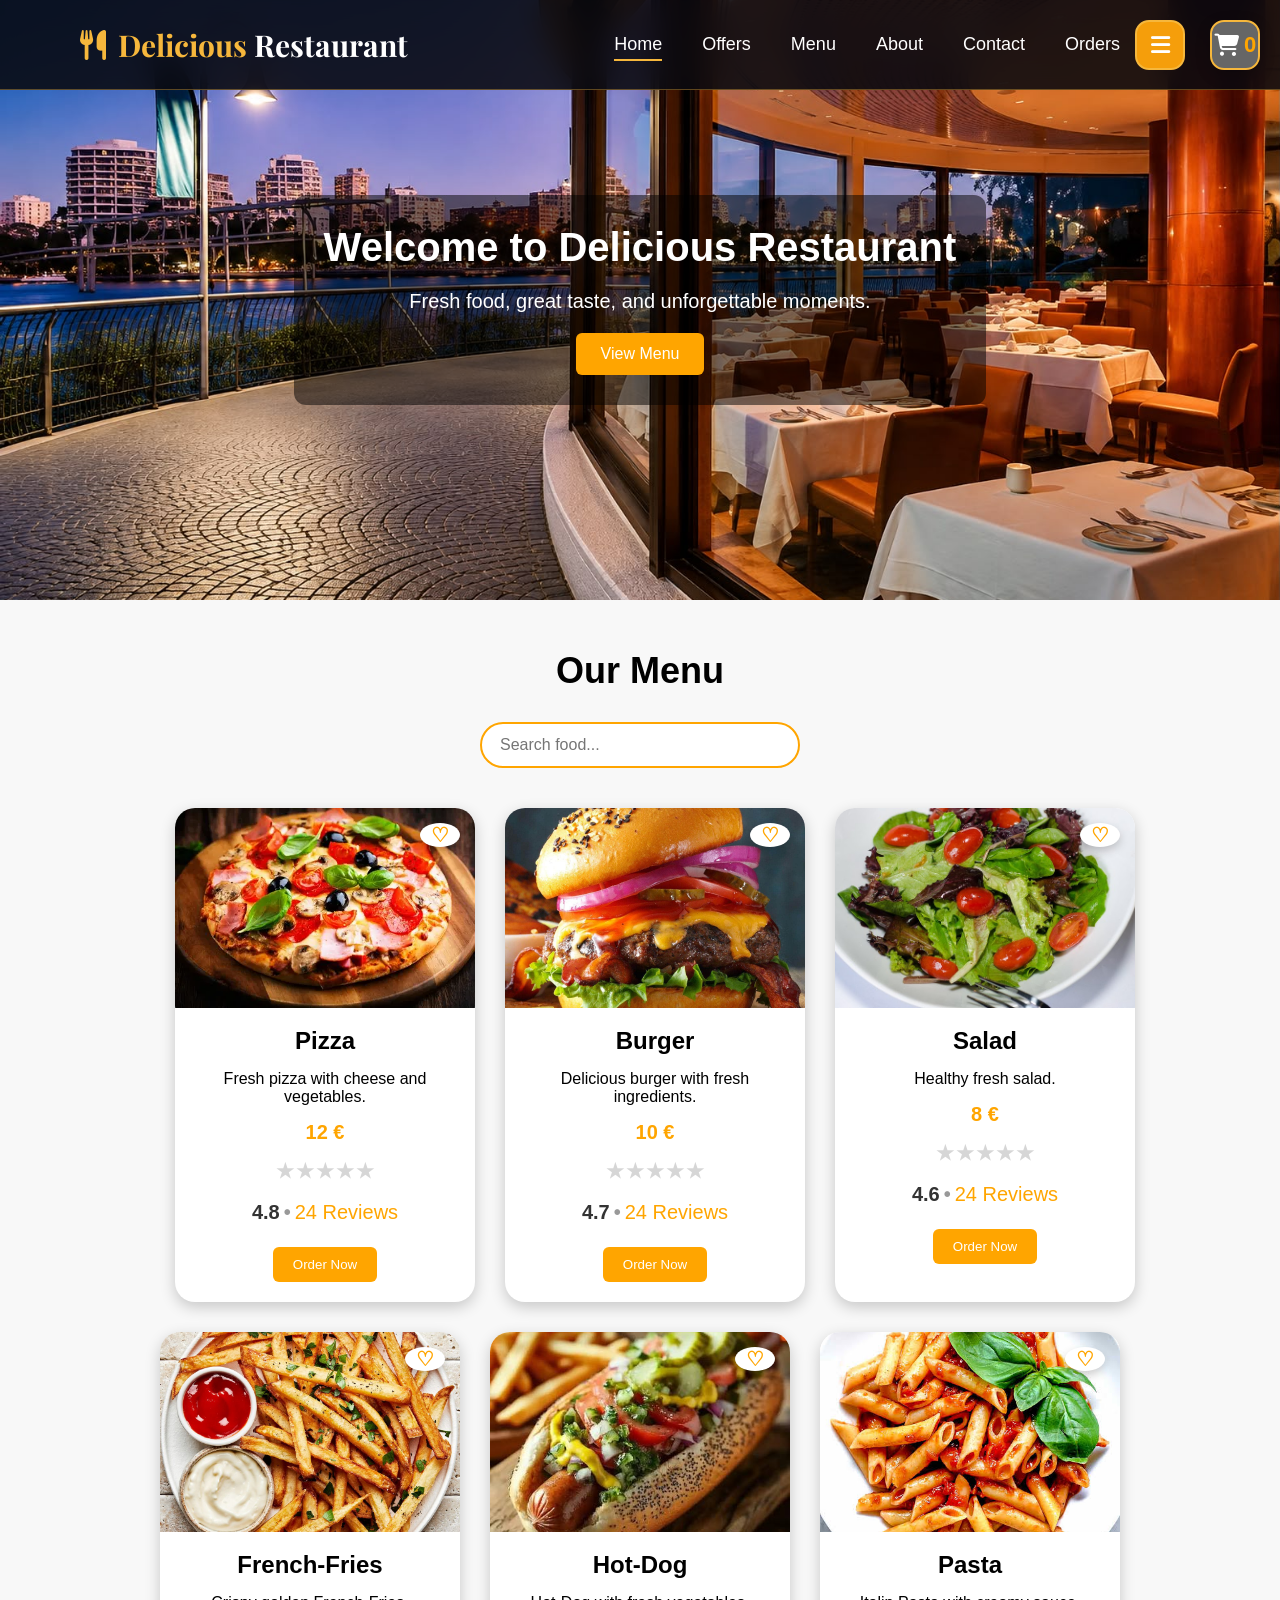
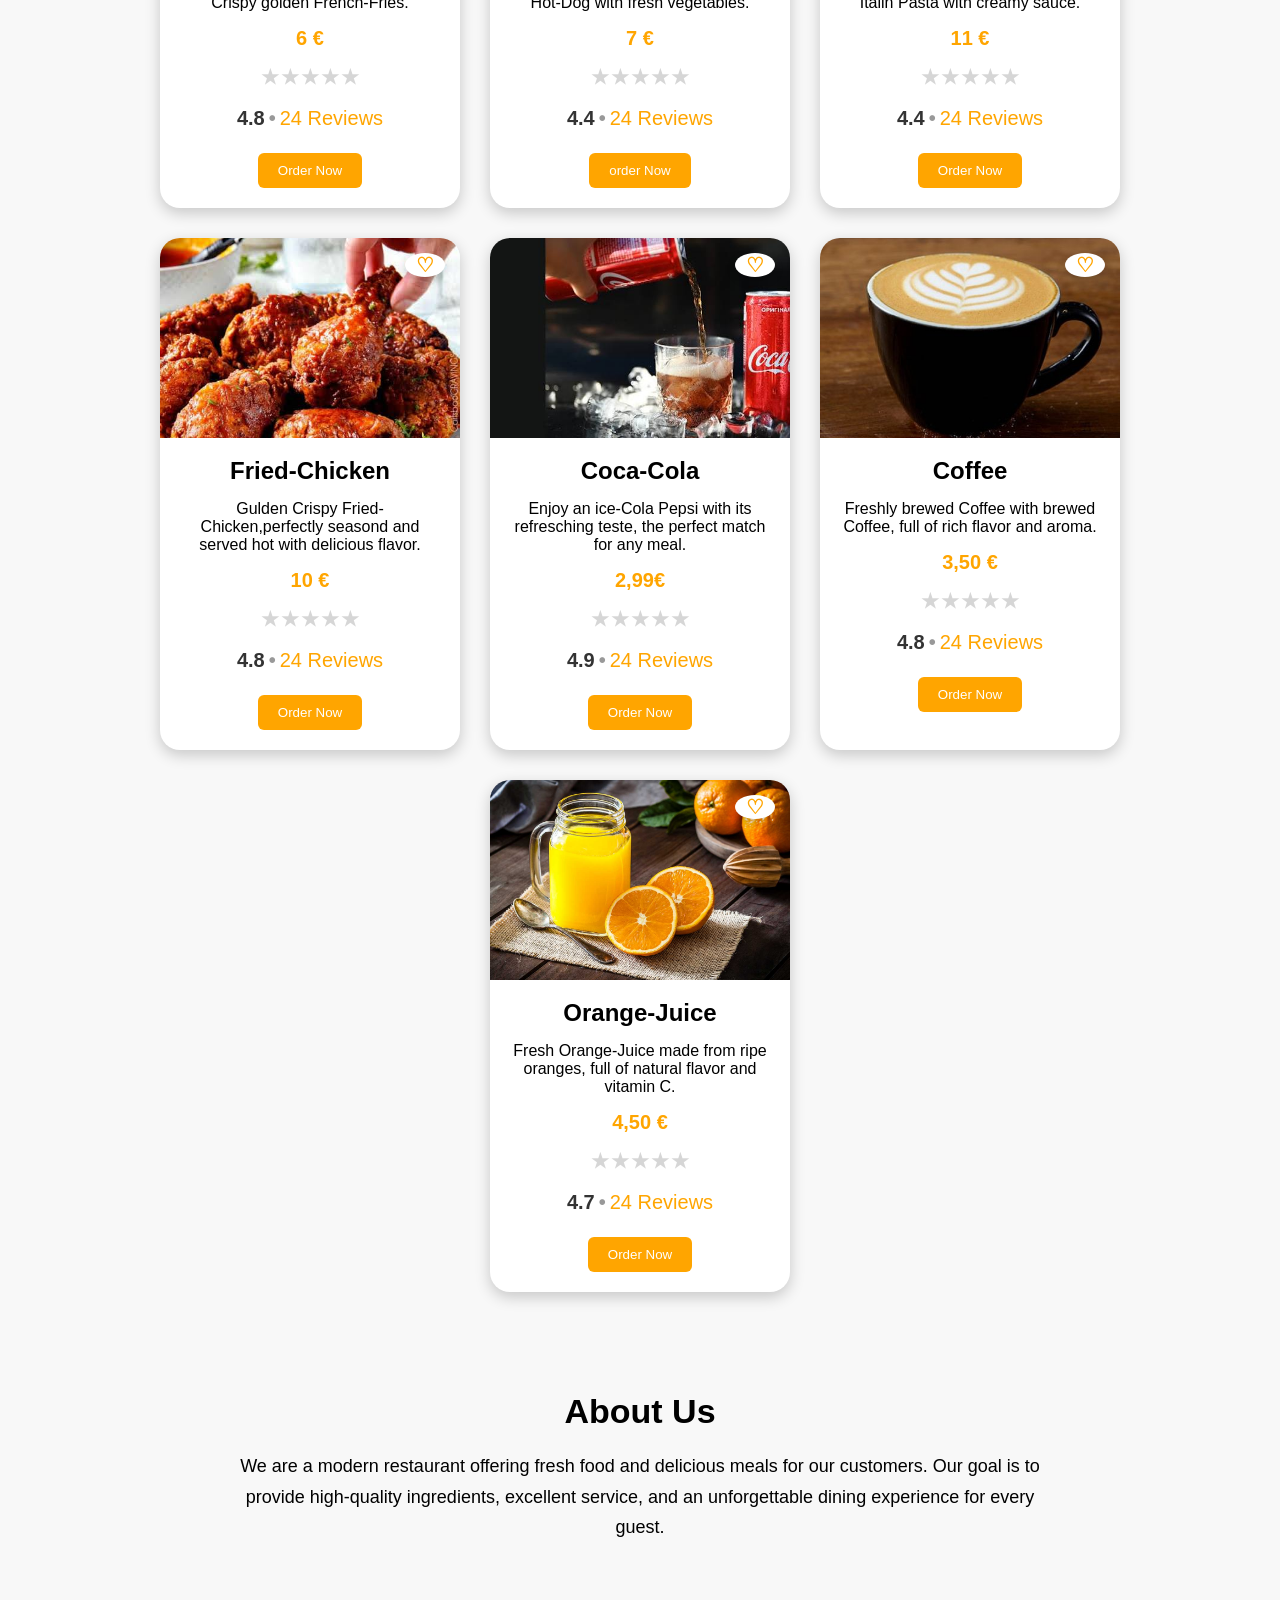
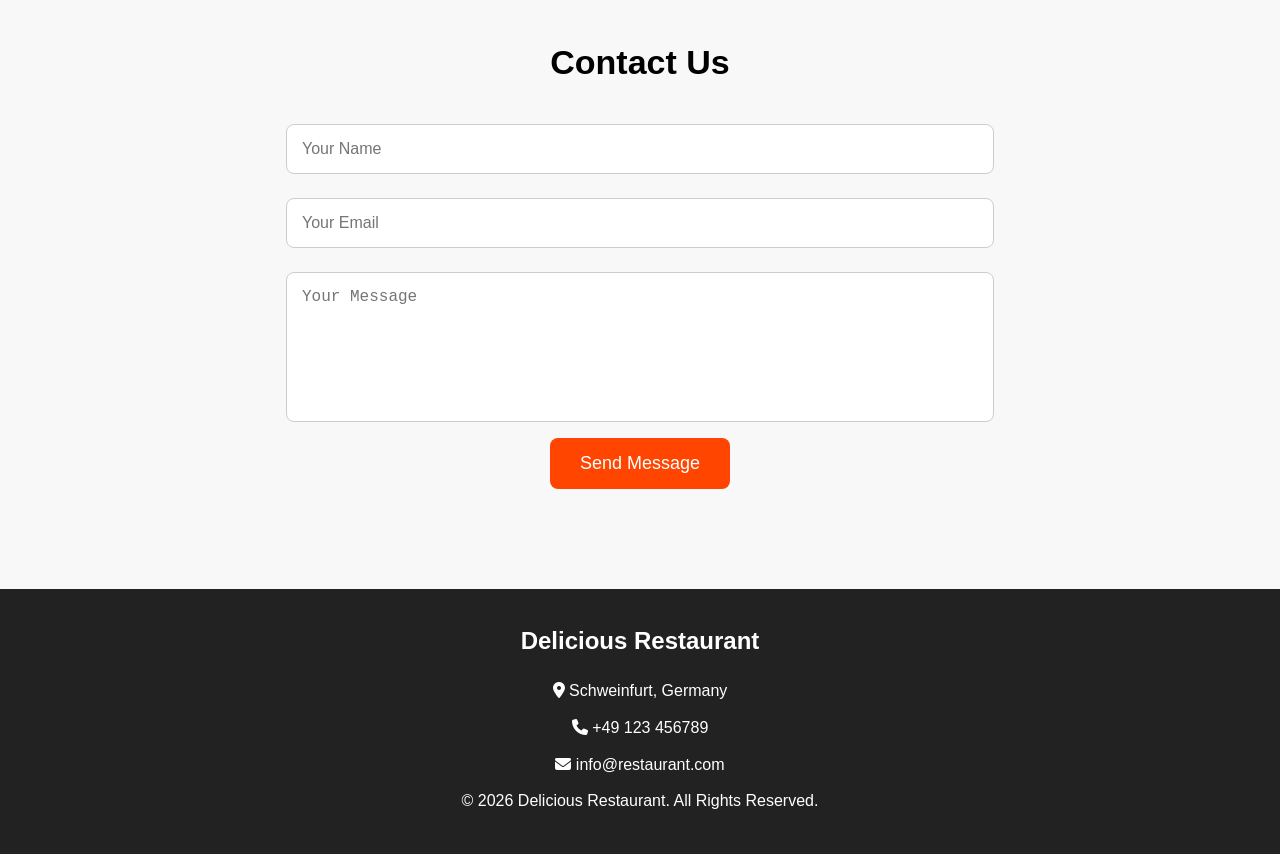
<file: index.html>
<!DOCTYPE html>
<html lang="en">

<head>
    <link rel="preconnect" href="https://fonts.googleapis.com">
<link rel="preconnect" href="https://fonts.gstatic.com" crossorigin>

<link href="https://fonts.googleapis.com/css2?family=Playfair+Display:wght@700&family=Poppins:wght@300;400;500;600&display=swap" rel="stylesheet">
    
    <meta charset="UTF-8">
    <meta name="viewport" content="width=device-width, initial-scale=1.0">

    <title>Delicious Restaurant</title>

    <link rel="stylesheet" href="style.css">

    <link rel="stylesheet"
        href="https://cdnjs.cloudflare.com/ajax/libs/font-awesome/6.7.2/css/all.min.css">
</head>

<body>
    <header>
    <!-- Logo -->
    <div class="logo">
            <i class="fa-solid fa-utensils"></i>
            <h1>Delicious <span> Restaurant</span></h1>
    </div>

    <!-- Desktop Navigation -->
    <nav class="navbar">
        <a href="#home" class="active">Home</a>
        <a href="javascript:void(0)" onclick="openOffers()">Offers</a>
        <a href="#menu">Menu</a>
        <a href="#about">About</a>
        <a href="#contact">Contact</a>
        <a href="Orders.html">Orders</a>
    </nav>
    <!-- Right Icons -->
    <div class="header-right">

        <div class="menu-toggle" onclick="toggleMenu()">
            <i class="fa-solid fa-bars"></i>
        </div>

        <div class="cart-icon" onclick="openCart()">
            <i class="fa-solid fa-cart-shopping"></i>
            <span id="orderCount">0</span>
        </div>

    </div>

    <!-- Cart -->
    <div class="order-box" id="cartbox">

        <span class="close-btn" onclick="closecart()">
            <i class="fa-solid fa-xmark"></i>
        </span>

        <h4>Cart</h4>

        <ul id="orderList"></ul>

        <p id="emptyCart">
            Your cart is empty.
        </p>

        <h5>
            Total:
            <span id="totalprice">0</span> €
        </h5>

        <div class="cart-buttons">

            <button class="main-btn" onclick="clearorders()">
                Clear Orders
            </button>

            <button class="main-btn" onclick="checkout()">
                Checkout
            </button>

        </div>

    </div>

</header>

<div class="side-menu" id="sideMenu">

    <span class="close-menu" onclick="closeMenu()">
        <i class="fa-solid fa-xmark"></i>
    </span>
    <a href="#home">
        <i class="fa-solid fa-house"></i>
        Home
    </a>
    <a href="javascript:void(0)" onclick="openOffers()">
        <i class="fa-solid fa-gift"></i>
        Offers
    </a>
    <a href="#menu">
        <i class="fa-solid fa-utensils"></i>
        Menu
    </a>
    <a href="#about">
        <i class="fa-solid fa-circle-info"></i>
        About
    </a>

    <a href="#contact">
        <i class="fa-solid fa-envelope"></i>
        Contact
    </a>

    <a href="Orders.html">
        <i class="fa-solid fa-box"></i>
        Orders
    </a>
    <a href="profile.html">
        <i class="fa-solid fa-user">
        </i>
        My Profile
    </a>

</div>

    <section class="hero" id="home">

        <div class="hero-content">

            <h2>Welcome to Delicious Restaurant</h2>

            <p>
                Fresh food, great taste, and unforgettable moments.
            </p>

            <a href="#menu">View Menu</a>

        </div>

</section>

    <section class="menu" id="menu">

        <h2>Our Menu</h2>

        <input
            type="text"
            id="searchInput"
            class="search-box"
            placeholder="Search food..."
            onkeyup="searchfood()" >
       
        <div class="cards">
            <div id="adminFoodsHome"></div>
            <div class="card">
            <span class="favorite" onclick="toggleFavorite(this)">♡</span>

                <img src="images/pizza1.jpg" alt="Pizza">

                <h3>Pizza</h3>

                <p>Fresh pizza with cheese and vegetables.</p>

                <span>12 €</span>
                <div class="rating">

    <div class="stars">
        <span onclick="rateFood(this,1)">★</span>
        <span onclick="rateFood(this,2)">★</span>
        <span onclick="rateFood(this,3)">★</span>
        <span onclick="rateFood(this,4)">★</span>
        <span onclick="rateFood(this,5)">★</span>
    </div>

    <div class="review-text">
        <span class="average">4.8</span>
        <span class="dot">•</span>
        <span class="review">24 Reviews</span>
    </div>

</div>
                <button onclick="orderFood('pizza',12)">
                    Order Now
                </button>
            </div>

            <div class="card">
                <span class="favorite" onclick="toggleFavorite(this)">♡</span>
                <img src="images/burger.jpg" alt="Burger">

                <h3>Burger</h3>

                <p>Delicious burger with fresh ingredients.</p>

                <span>10 €</span>

                <div class="rating">

    <div class="stars">
        <span onclick="rateFood(this,1)">★</span>
        <span onclick="rateFood(this,2)">★</span>
        <span onclick="rateFood(this,3)">★</span>
        <span onclick="rateFood(this,4)">★</span>
        <span onclick="rateFood(this,5)">★</span>
    </div>

    <div class="review-text">
        <span class="average">4.7</span>
        <span class="dot">•</span>
        <span class="review">24 Reviews</span>
    </div>

</div>
                <button onclick="orderFood('burger',10)">
                    Order Now
                </button>

            </div>

            <div class="card">
              <span class="favorite" onclick="toggleFavorite(this)">♡</span>
                <img src="images/salad.jpg" alt="Salad">
                <h3>Salad</h3>
                <p>Healthy fresh salad.</p>
                <span>8 €</span>

                <div class="rating">

    <div class="stars">
        <span onclick="rateFood(this,1)">★</span>
        <span onclick="rateFood(this,2)">★</span>
        <span onclick="rateFood(this,3)">★</span>
        <span onclick="rateFood(this,4)">★</span>
        <span onclick="rateFood(this,5)">★</span>
    </div>

    <div class="review-text">
        <span class="average">4.6</span>
        <span class="dot">•</span>
        <span class="review">24 Reviews</span>
    </div>

</div>
                <button onclick="orderFood('salad',8)">
                    Order Now
                </button>

            </div>
            <div class="card">
               <span class="favorite" onclick="toggleFavorite(this)">♡</span>
                <img src="images/French-Fries.jpg" alt="French-Fries">
                <h3>French-Fries</h3>
                <p>Crispy golden French-Fries.</p>

                <span>6 €</span>

                <div class="rating">

    <div class="stars">
        <span onclick="rateFood(this,1)">★</span>
        <span onclick="rateFood(this,2)">★</span>
        <span onclick="rateFood(this,3)">★</span>
        <span onclick="rateFood(this,4)">★</span>
        <span onclick="rateFood(this,5)">★</span>
    </div>

    <div class="review-text">
        <span class="average">4.8</span>
        <span class="dot">•</span>
        <span class="review">24 Reviews</span>
    </div>

</div>
                <button onclick="orderFood('French-Fries',6)">Order Now</button>
            </div>
            <div class="card">
               <span class="favorite" onclick="toggleFavorite(this)">♡</span>
                <img src="images/Hot-Dog.jpg" alt="Hot-Dog">
                <h3>Hot-Dog</h3>
                <p>Hot-Dog with fresh vegetables.</p>
                <span>7 €</span>

                <div class="rating">

    <div class="stars">
        <span onclick="rateFood(this,1)">★</span>
        <span onclick="rateFood(this,2)">★</span>
        <span onclick="rateFood(this,3)">★</span>
        <span onclick="rateFood(this,4)">★</span>
        <span onclick="rateFood(this,5)">★</span>
    </div>

    <div class="review-text">
        <span class="average">4.4</span>
        <span class="dot">•</span>
        <span class="review">24 Reviews</span>
    </div>

</div>
                <button onclick="orderFood('Hot-Dog',7)">order Now</button>
            </div> 
            <div class="card">
               <span class="favorite" onclick="toggleFavorite(this)">♡</span>
                <img src="images/Pasta.jpg" alt="Pasta">
                <h3>Pasta</h3>
                <p>Italin Pasta with creamy sauce.</p>
                <span>11 €</span>

                <div class="rating">

    <div class="stars">
        <span onclick="rateFood(this,1)">★</span>
        <span onclick="rateFood(this,2)">★</span>
        <span onclick="rateFood(this,3)">★</span>
        <span onclick="rateFood(this,4)">★</span>
        <span onclick="rateFood(this,5)">★</span>
    </div>

    <div class="review-text">
        <span class="average">4.4</span>
        <span class="dot">•</span>
        <span class="review">24 Reviews</span>
    </div>

</div>
                <button onclick="orderFood('Pasta',11)">Order Now</button>
            </div>
            <div class="card">
                <span class="favorite" onclick="toggleFavorite(this)">♡</span>
                <img src="images/Fried-Chicken.jpg" alt="Fried-Chicken">
                <h3>Fried-Chicken</h3>
                <p> Gulden Crispy Fried-Chicken,perfectly seasond and served hot with delicious flavor. </p>
                <span>10 €</span>

                <div class="rating">

    <div class="stars">
        <span onclick="rateFood(this,1)">★</span>
        <span onclick="rateFood(this,2)">★</span>
        <span onclick="rateFood(this,3)">★</span>
        <span onclick="rateFood(this,4)">★</span>
        <span onclick="rateFood(this,5)">★</span>
    </div>

    <div class="review-text">
        <span class="average">4.8</span>
        <span class="dot">•</span>
        <span class="review">24 Reviews</span>
    </div>

</div>
                <button onclick="orderFood('Fried-Chicken',10)">Order Now</button>
            </div>
            <div class="card">
               <span class="favorite" onclick="toggleFavorite(this)">♡</span>
                <img src="images/Coca-Cola.jpg" alt="Coca-Cola">
                <h3>Coca-Cola</h3>
                <p>Enjoy an ice-Cola Pepsi with its refresching teste, the perfect match for any meal.</p>
                <span>2,99€</span>

                <div class="rating">

    <div class="stars">
        <span onclick="rateFood(this,1)">★</span>
        <span onclick="rateFood(this,2)">★</span>
        <span onclick="rateFood(this,3)">★</span>
        <span onclick="rateFood(this,4)">★</span>
        <span onclick="rateFood(this,5)">★</span>
    </div>

    <div class="review-text">
        <span class="average">4.9</span>
        <span class="dot">•</span>
        <span class="review">24 Reviews</span>
    </div>

</div>
                <button onclick="orderFood('Coca-Cola',2.99)">Order Now</button>
            </div>
             <div class="card">
                <span class="favorite" onclick="toggleFavorite(this)">♡</span>
                <img src="images/Coffee.jpg" alt="Coffee">
                <h3>Coffee</h3>
                <p>Freshly brewed Coffee with brewed Coffee, full of rich flavor and aroma.</p>
                <span> 3,50 €</span>

                <div class="rating">

    <div class="stars">
        <span onclick="rateFood(this,1)">★</span>
        <span onclick="rateFood(this,2)">★</span>
        <span onclick="rateFood(this,3)">★</span>
        <span onclick="rateFood(this,4)">★</span>
        <span onclick="rateFood(this,5)">★</span>
    </div>

    <div class="review-text">
        <span class="average">4.8</span>
        <span class="dot">•</span>
        <span class="review">24 Reviews</span>
    </div>

</div>
                <button onclick="orderFood('Coffee',3.50)"> Order Now </button>
             </div>
             <div class="card"> 
               <span class="favorite" onclick="toggleFavorite(this)">♡</span>
                <img src="images/Orange-Juice.jpg" alt="Orange-Juice">
                <h3>Orange-Juice</h3>
                <p>Fresh Orange-Juice made from ripe oranges, full of natural flavor and vitamin C.</p>
                <span> 4,50 €</span>

                <div class="rating">

    <div class="stars">
        <span onclick="rateFood(this,1)">★</span>
        <span onclick="rateFood(this,2)">★</span>
        <span onclick="rateFood(this,3)">★</span>
        <span onclick="rateFood(this,4)">★</span>
        <span onclick="rateFood(this,5)">★</span>
    </div>

    <div class="review-text">
        <span class="average">4.7</span>
        <span class="dot">•</span>
        <span class="review">24 Reviews</span>
    </div>

</div>
                <button onclick="orderFood('Orange-Juice',4.50)">Order Now</button>
             </div>
        </div>

        <div class="offers-box" id="offersBox">
            <span class="close-btn" onclick="closeOffers()">
                <i class="fa-solid fa-xmark"></i>
            </span>
            <h4>🔥 Today's Special offers</h4>
            <p class="countdown">
                ⏰ Offer ends in:
                <span id="timer">00.00.00</span>
            </p>

            <div class="offer-card">
                <img src="images/pizza1.jpg" alt="pizza">
                <h3>Pizza</h3>
            <p>Get 20% OFF on all pizzas today</p>
            <span> Only 9.6 € </span>
            <button onclick="orderFood('pizza',9.2)">Order Now</button>
            </div>

            <div class="offer-card">
                <img src="images/burger.jpg" alt="Burger">
                <h3>burger</h3>
                <p>Buy one burger and get one free.</p>
                <span>Only 10 €</span>
                <button onclick="orderFood('burger',10)">Order Now</button>
            </div>
        </div>
    </section>

    <section class="about" id="about">

        <h2>About Us</h2>

        <p>
            We are a modern restaurant offering fresh food and delicious
            meals for our customers. Our goal is to provide high-quality
            ingredients, excellent service, and an unforgettable dining
            experience for every guest.
        </p>

    </section>

    <section class="contact" id="contact">

        <h2>Contact Us</h2>

        <form onsubmit="sendMassage(event)">

            <input
                type="text"
                placeholder="Your Name"
                required
            >

            <input
                type="email"
                placeholder="Your Email"
                required
            >

            <textarea
                placeholder="Your Message"
                required
            ></textarea>

            <button type="submit">
                Send Message
            </button>

        </form>

    </section>

    <footer>

        <h3>Delicious Restaurant</h3>

        <p>
            <i class="fa-solid fa-location-dot"></i>
            Schweinfurt, Germany
        </p>

        <p>
            <i class="fa-solid fa-phone"></i>
            +49 123 456789
        </p>

        <p>
            <i class="fa-solid fa-envelope"></i>
            info@restaurant.com
        </p>

        <p>
            &copy; 2026 Delicious Restaurant. All Rights Reserved.
        </p>

    </footer>

    <script src="script.js"></script>

    <button id="topBtn" onclick="goTop()">
        <i class="fa-solid fa-arrow-up"></i>
        
    </button>

</body>

</html>
</file>
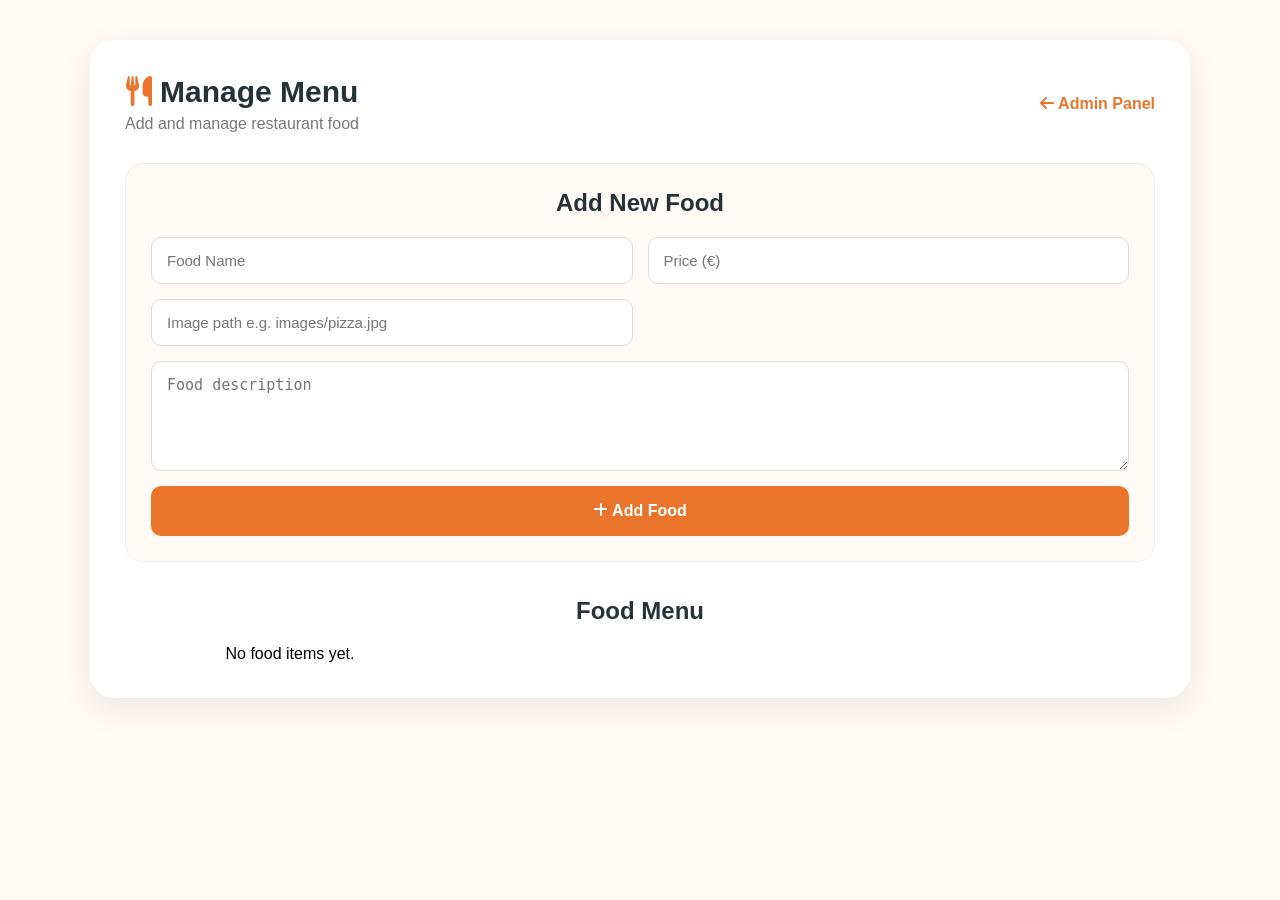
<file: admin-menu.html>
<!DOCTYPE html>
<html lang="en">

<head>

    <meta charset="UTF-8">

    <meta name="viewport"
          content="width=device-width, initial-scale=1.0">

    <title>Manage Menu</title>

    <link rel="stylesheet" href="style.css">

    <link rel="stylesheet"
          href="https://cdnjs.cloudflare.com/ajax/libs/font-awesome/6.7.2/css/all.min.css">

</head>

<body>

    <section class="admin-menu-page">

        <div class="admin-menu-box">

            <!-- HEADER -->

            <div class="admin-menu-header">

                <div>

                    <h1>
                        <i class="fa-solid fa-utensils"></i>
                        Manage Menu
                    </h1>

                    <p>
                        Add and manage restaurant food
                    </p>

                </div>

                <a
                    href="admin.html"
                    class="back-admin">

                    <i class="fa-solid fa-arrow-left"></i>

                    Admin Panel

                </a>

            </div>


            <!-- ADD FOOD -->

            <div class="add-food-box">

                <h2>Add New Food</h2>

                <form onsubmit="addFood">

                    <input
                        type="text"
                        id="foodName"
                        placeholder="Food Name"
                        required>

                    <input
                        type="number"
                        id="foodPrice"
                        placeholder="Price (€)"
                        step="0.01"
                        min="0"
                        required>

                    <input
                        type="text"
                        id="foodImage"
                        placeholder="Image path e.g. images/pizza.jpg"
                        required>

                    <textarea
                        id="foodDescription"
                        placeholder="Food description"
                        required></textarea>

                    <button
                        type="submit"
                        class="add-food-btn">

                        <i class="fa-solid fa-plus"></i>

                        Add Food

                    </button>

                </form>

            </div>


            <!-- FOOD LIST -->

            <div class="admin-food-list">

                <h2>Food Menu</h2>

                <div id="adminFoodContainer">

                    <!-- Foods will appear here -->

                </div>

            </div>


        </div>

    </section>


    <script src="script.js"></script>

</body>

</html>
</file>
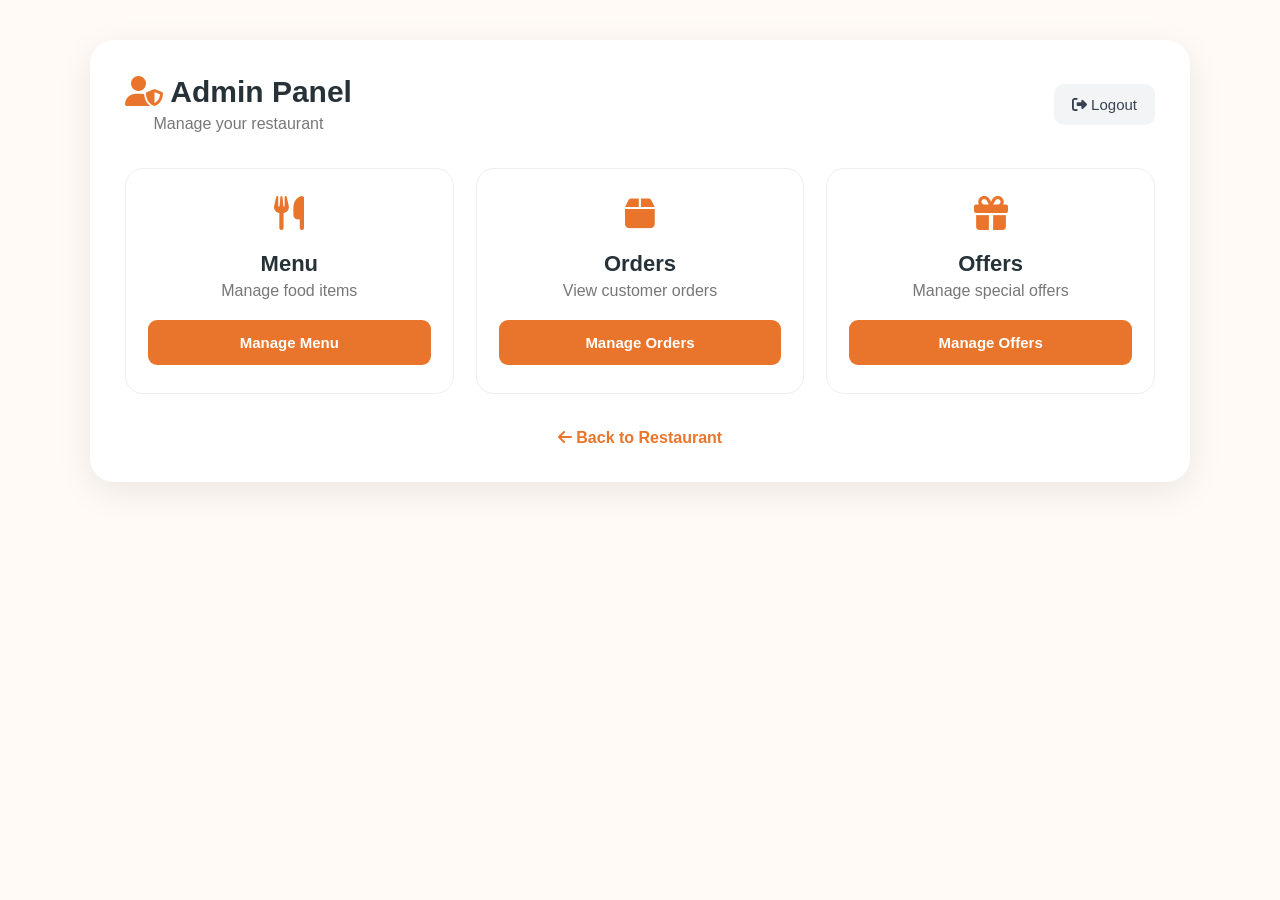
<file: admin.html>
<!DOCTYPE html>
<html lang="en">

<head>

    <meta charset="UTF-8">

    <meta name="viewport"
          content="width=device-width, initial-scale=1.0">

    <title>Admin Panel</title>

    <link rel="stylesheet" href="style.css">

    <link rel="stylesheet"
          href="https://cdnjs.cloudflare.com/ajax/libs/font-awesome/6.7.2/css/all.min.css">

</head>

<body>

    <section class="admin-page">

        <div class="admin-box">

            <!-- HEADER -->

            <div class="admin-header">

                <div>

                    <h1>
                        <i class="fa-solid fa-user-shield"></i>
                        Admin Panel
                    </h1>

                    <p>
                        Manage your restaurant
                    </p>

                </div>

                <button
                    class="admin-logout"
                    onclick="adminLogout()">

                    <i class="fa-solid fa-right-from-bracket"></i>

                    Logout

                </button>

            </div>


            <!-- DASHBOARD -->

            <div class="admin-cards">

                <div class="admin-card">

                    <i class="fa-solid fa-utensils"></i>

                    <h3>Menu</h3>

                    <p>Manage food items</p>

                    <button onclick="openAdminMenu()">
                        Manage Menu
                    </button>

                </div>


                <div class="admin-card">

                    <i class="fa-solid fa-box"></i>

                    <h3>Orders</h3>

                    <p>View customer orders</p>

                    <button onclick="openAdminOrders()">
                        Manage Orders
                    </button>

                </div>


                <div class="admin-card">

                    <i class="fa-solid fa-gift"></i>

                    <h3>Offers</h3>

                    <p>Manage special offers</p>

                    <button onclick="openAdminOffers()">
                        Manage Offers
                    </button>

                </div>

            </div>


            <!-- BACK HOME -->

            <a
                href="index.html"
                class="admin-home">

                <i class="fa-solid fa-arrow-left"></i>

                Back to Restaurant

            </a>

        </div>

    </section>


    <script src="script.js"></script>

</body>

</html>
</file>
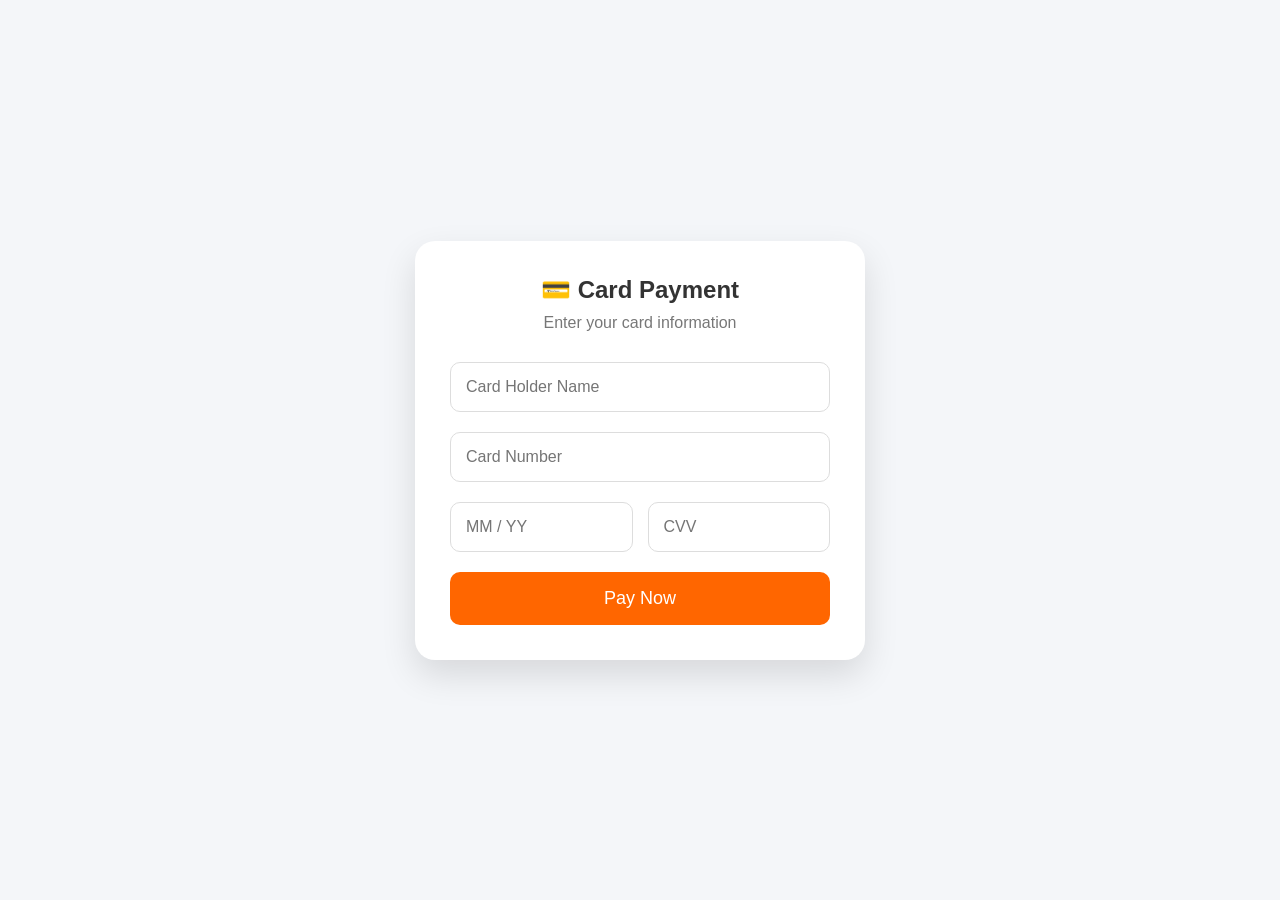
<file: card-payment.html>
<!DOCTYPE html>

<html lang="en">

<head>

    <meta charset="UTF-8">

    <meta name="viewport" content="width=device-width, initial-scale=1.0">

    <title>Card Payment</title>

    <link rel="stylesheet" href="style.css">

</head>

<body>

<section class="card-payment">

    <div class="payment-card">

        <h2>💳 Card Payment</h2>

        <p class="payment-subtitle">

            Enter your card information

        </p>
        

        <form onsubmit="payNow(event)">

            <input

                type="text"

                placeholder="Card Holder Name"

                required

            >

            <input

                type="text"

                placeholder="Card Number"

                maxlength="19"

                required

            >

            <div class="card-row">

                <input

                    type="text"

                    placeholder="MM / YY"

                    maxlength="5"

                    required

                >

                <input

                    type="password"

                    placeholder="CVV"

                    maxlength="3"

                    required

                >

            </div>

            <button type="submit" class="pay-btn">

                Pay Now

            </button>

        </form>

    </div>

</section>

<script src="script.js"></script>

</body>

</html>
</file>
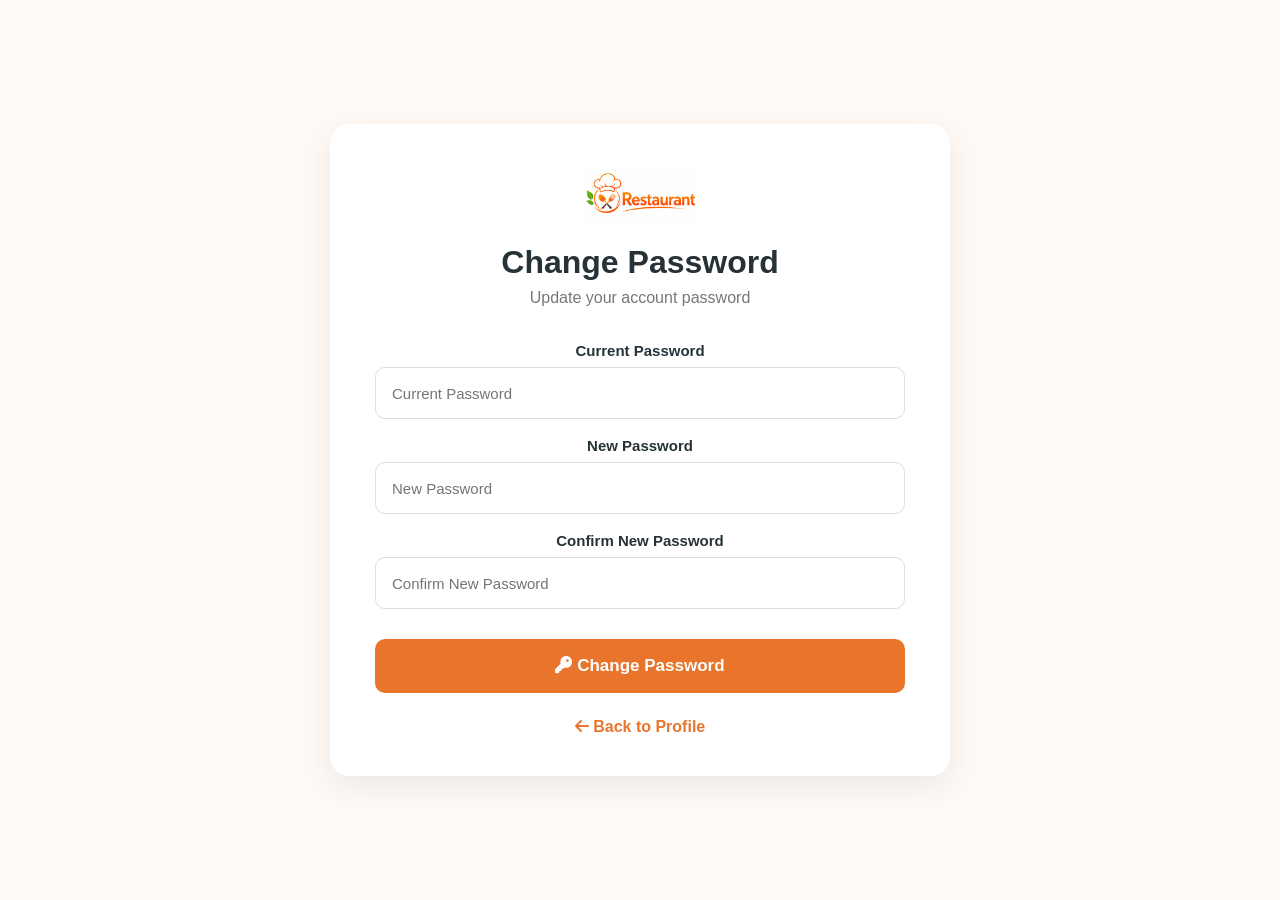
<file: change-password.html>
<!DOCTYPE html>
<html lang="en">

<head>

    <meta charset="UTF-8">

    <meta name="viewport"
          content="width=device-width, initial-scale=1.0">

    <title>Change Password</title>

    <link rel="stylesheet" href="style.css">

    <link rel="stylesheet"
          href="https://cdnjs.cloudflare.com/ajax/libs/font-awesome/6.7.2/css/all.min.css">

</head>

<body>

    <section class="change-password-page">

        <div class="change-password-box">

            <!-- LOGO -->

            <div class="profile-logo">

                <img
                    src="images/logo.jpg"
                    alt="Restaurant Logo">

            </div>


            <!-- TITLE -->

            <h2>Change Password</h2>

            <p class="change-password-subtitle">
                Update your account password
            </p>


            <!-- FORM -->

            <form onsubmit="changePasswordSubmit(event)">

                <label for="currentPassword">
                    Current Password
                </label>

                <input
                    type="password"
                    id="currentPassword"
                    placeholder="Current Password"
                    required>


                <label for="newPassword">
                    New Password
                </label>

                <input
                    type="password"
                    id="newPassword"
                    placeholder="New Password"
                    required>


                <label for="confirmNewPassword">
                    Confirm New Password
                </label>

                <input
                    type="password"
                    id="confirmNewPassword"
                    placeholder="Confirm New Password"
                    required>


                <button
                    type="submit"
                    class="save-profile-btn">

                    <i class="fa-solid fa-key"></i>

                    Change Password

                </button>

            </form>


            <!-- BACK -->

            <a
                href="profile.html"
                class="back-profile">

                <i class="fa-solid fa-arrow-left"></i>

                Back to Profile

            </a>

        </div>

    </section>


    <script src="script.js"></script>

</body>

</html>
</file>
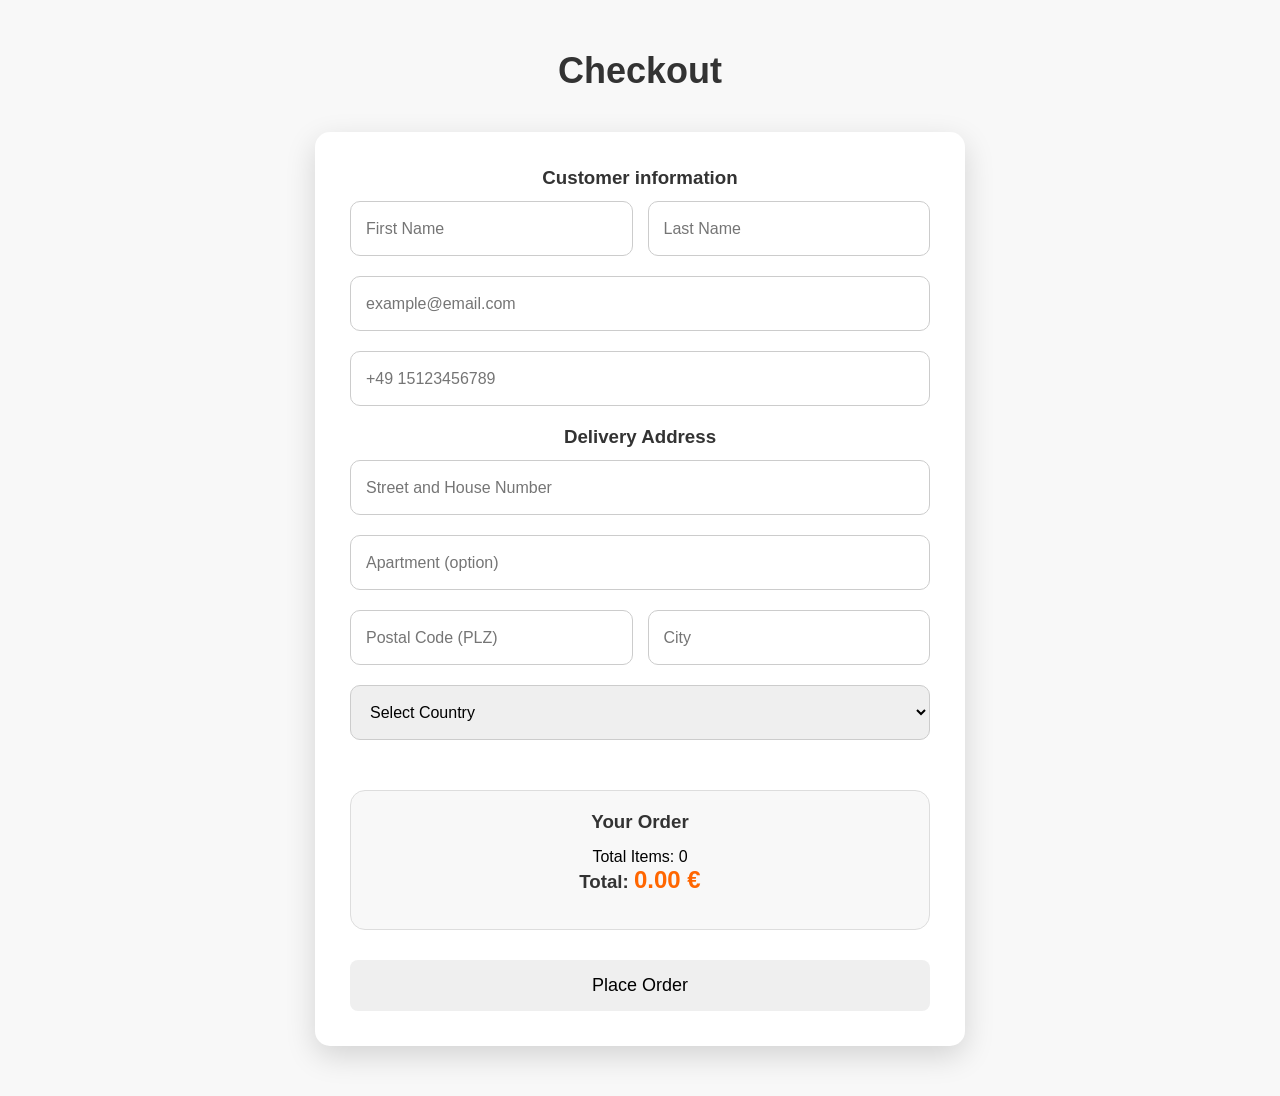
<file: checkout.html>
<!DOCTYPE html>
<html lang="en">
    <head>
        <meta charset="UTF-8">
        <meta name="viewport" content="width=device-width, initial-scale=1.0">

        <title>Checkout</title>

        <link rel="stylesheet" href="style.css">

    </head>
    <body>
        <section class="checkout">
            <h2>Checkout</h2>
            <form class="checkout-form" onsubmit="submitOrder(event)">
                <h3>Customer information</h3>

                <div class="input-row">
                    <input type="text" placeholder="First Name" maxlength="50" required>

                    <input type="text" placeholder="Last Name" maxlength="50" required>
                </div>

                <input type="email" placeholder="example@email.com" maxlength="100" required>
                <input type="tel" placeholder="+49 15123456789" pattern="^\+?[0-9 ]{8,15}$" maxlength="15" required>

                <h3>Delivery Address </h3>
                <input type="text" placeholder="Street and House Number" maxlength="80" required>

                <input type="text" placeholder="Apartment (option)" maxlength="20">

                <div class="input-row">
                    <input type="text" placeholder="Postal Code (PLZ)" maxlength="5" pattern="[0-9]{5}" required>
                    <input type="text" placeholder="City" maxlength="50" required>

                </div>


                <select required>
                    <option value="">Select Country</option>
                    <option>Germany</option>
                    <option>Austria</option>
                    <option>Switzerland</option>
                </select>

                <div class="order-summary">
                <h3>Your Order</h3>

              <p>Total Items: <span id="totalItems">0</span></p>
                <h3>Total: <span id="totalPrice">0 €</span></h3>
               </div>

                <button type="submit">Place Order</button>
                </form>

<div id="successModal" class="success-modal">
    <div class="success-content">
        <div class="success-icon"></div>
        <h2>Order Submitted!</h2>
        <p>Thank you for your order
        <br>
        Your food will arrive in about 20-30 minutes.
        </p>
        <button onclick="closeModal()">
            Back to Home
        </button>
    </div>
</div>

        </section>
        <script src="script.js"></script>

        <script>
let cart = JSON.parse(localStorage.getItem("cart")) || [];

let totalPrice = document.getElementById("totalPrice");
let totalItems = document.getElementById("totalItems");

let total = 0;
let items = 0;

cart.forEach(function(item){
    total += item.price * item.quantity;
    items += item.quantity;
});

totalItems.innerText = items;
totalPrice.innerText = total.toFixed(2) + " €";
</script>

    </body>
</html>
</file>
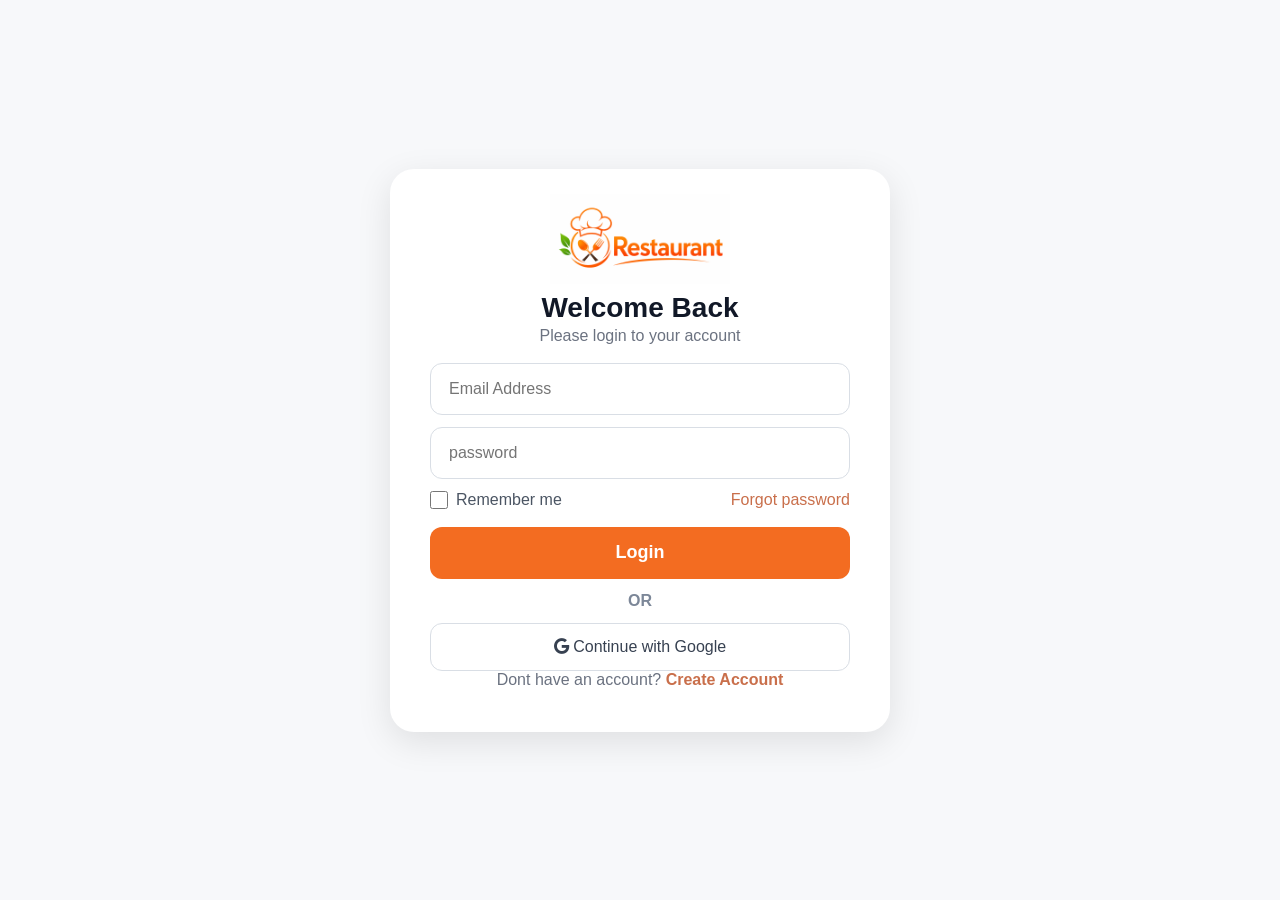
<file: edit-profile.html>
<!DOCTYPE html>
<html lang="en">

<head>

    <meta charset="UTF-8">

    <meta name="viewport"
          content="width=device-width, initial-scale=1.0">

    <title>Edit Profile</title>

    <link rel="stylesheet" href="style.css">

    <link rel="stylesheet"
          href="https://cdnjs.cloudflare.com/ajax/libs/font-awesome/6.7.2/css/all.min.css">

</head>

<body>

    <section class="edit-profile-page">

        <div class="edit-profile-box">

            <!-- LOGO -->

            <div class="profile-logo">

                <img
                    src="images/logo.jpg"
                    alt="Restaurant Logo">

            </div>


            <!-- TITLE -->

            <h2>Edit Profile</h2>

            <p class="edit-profile-subtitle">
                Update your account information
            </p>


            <!-- FORM -->

            <form onsubmit="saveProfile(event)">

                <label for="editName">
                    Full Name
                </label>

                <input
                    type="text"
                    id="editName"
                    placeholder="Full Name"
                    required>


                <label for="editEmail">
                    Email Address
                </label>

                <input
                    type="email"
                    id="editEmail"
                    placeholder="Email Address"
                    required>


                <button
                    type="submit"
                    class="save-profile-btn">

                    <i class="fa-solid fa-check"></i>

                    Save Changes

                </button>

            </form>


            <!-- CANCEL -->

            <a
                href="profile.html"
                class="back-profile">

                <i class="fa-solid fa-arrow-left"></i>

                Back to Profile

            </a>

        </div>

    </section>


    <script src="script.js"></script>

</body>

</html>
</file>
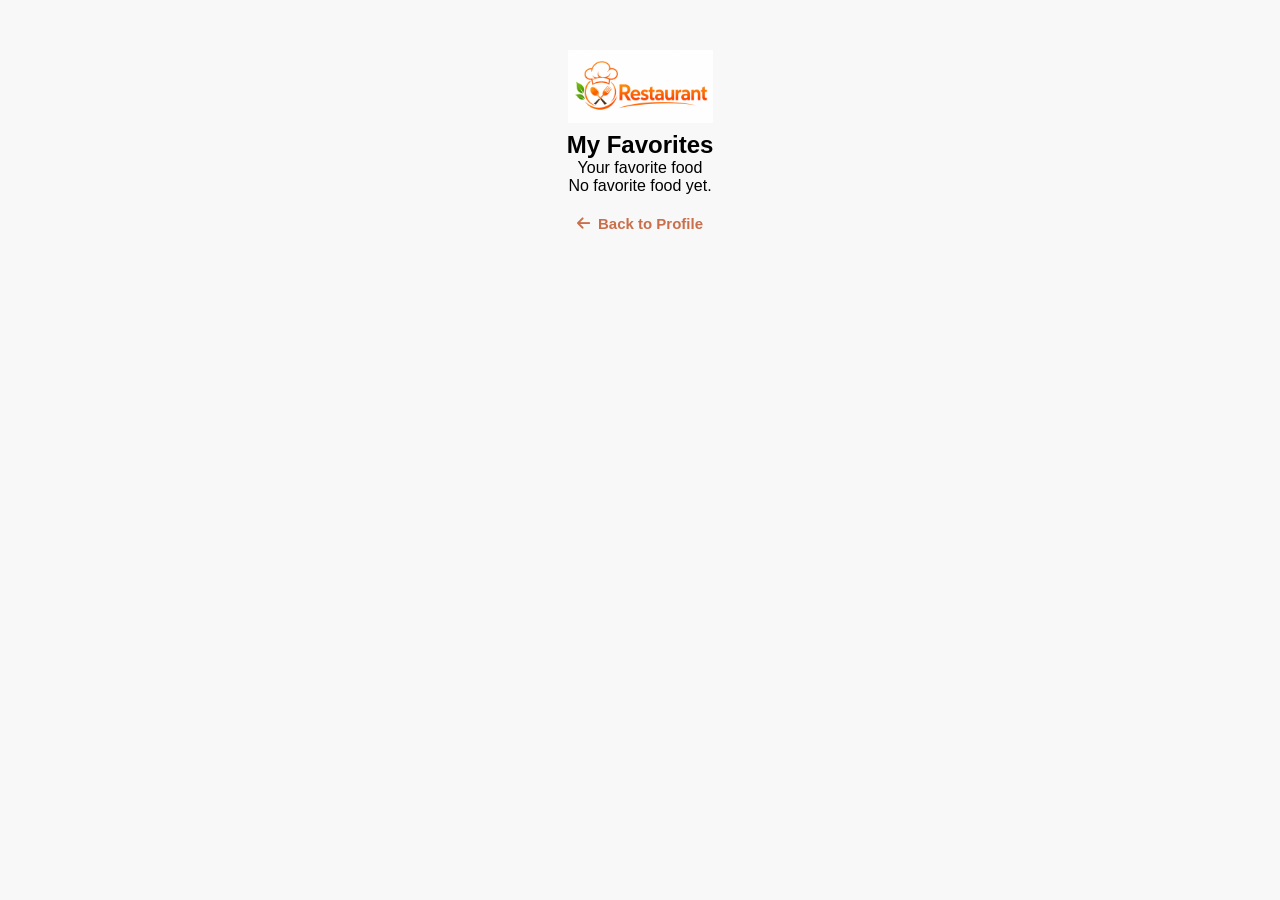
<file: favorites.html>
<!DOCTYPE html>
<html lang="en">

<head>

    <meta charset="UTF-8">

    <meta name="viewport"
          content="width=device-width, initial-scale=1.0">

    <title>My Favorites</title>

    <link rel="stylesheet" href="style.css">

    <link rel="stylesheet"
          href="https://cdnjs.cloudflare.com/ajax/libs/font-awesome/6.7.2/css/all.min.css">

</head>

<body>

    <section class="favorites-page">

        <div class="favorites-box">

            <div class="profile-logo">

                <img
                    src="images/logo.jpg"
                    alt="Restaurant Logo">

            </div>

            <h2>My Favorites</h2>

            <p class="favorites-subtitle">
                Your favorite food
            </p>


            <div id="favoritesContainer">

                <p class="empty-favorites">
                    No favorite food yet.
                </p>

            </div>


            <a
                href="profile.html"
                class="back-profile">

                <i class="fa-solid fa-arrow-left"></i>

                Back to Profile

            </a>

        </div>

    </section>


    <script src="script.js"></script>

</body>

</html>
</file>
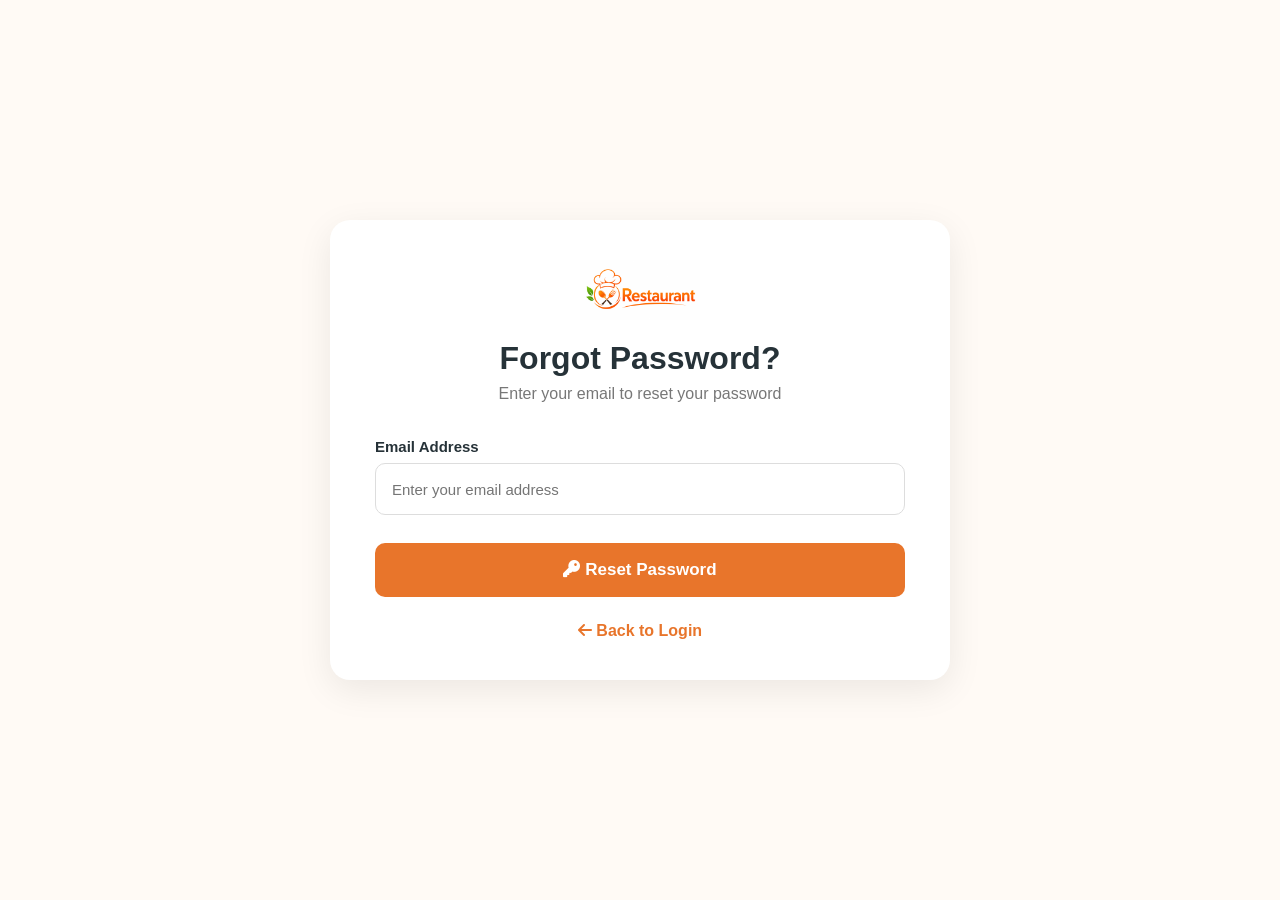
<file: forgot-password.html>
<!DOCTYPE html>
<html lang="en">

<head>

    <meta charset="UTF-8">

    <meta name="viewport"
          content="width=device-width, initial-scale=1.0">

    <title>Forgot Password</title>

    <link rel="stylesheet" href="style.css">

    <link rel="stylesheet"
          href="https://cdnjs.cloudflare.com/ajax/libs/font-awesome/6.7.2/css/all.min.css">

</head>

<body>

    <section class="forgot-password-page">

        <div class="forgot-password-box">

            <!-- LOGO -->

            <div class="profile-logo">

                <img
                    src="images/logo.jpg"
                    alt="Restaurant Logo">

            </div>


            <!-- TITLE -->

            <h2>Forgot Password?</h2>

            <p class="forgot-password-subtitle">
                Enter your email to reset your password
            </p>


            <!-- FORM -->

            <form onsubmit="forgotPassword(event)">

                <label for="forgotEmail">
                    Email Address
                </label>

                <input
                    type="email"
                    id="forgotEmail"
                    placeholder="Enter your email address"
                    required>


                <button
                    type="submit"
                    class="save-profile-btn">

                    <i class="fa-solid fa-key"></i>

                    Reset Password

                </button>

            </form>


            <!-- BACK TO LOGIN -->

            <a
                href="login.html"
                class="back-profile">

                <i class="fa-solid fa-arrow-left"></i>

                Back to Login

            </a>

        </div>

    </section>


    <script src="script.js"></script>

</body>

</html>
</file>
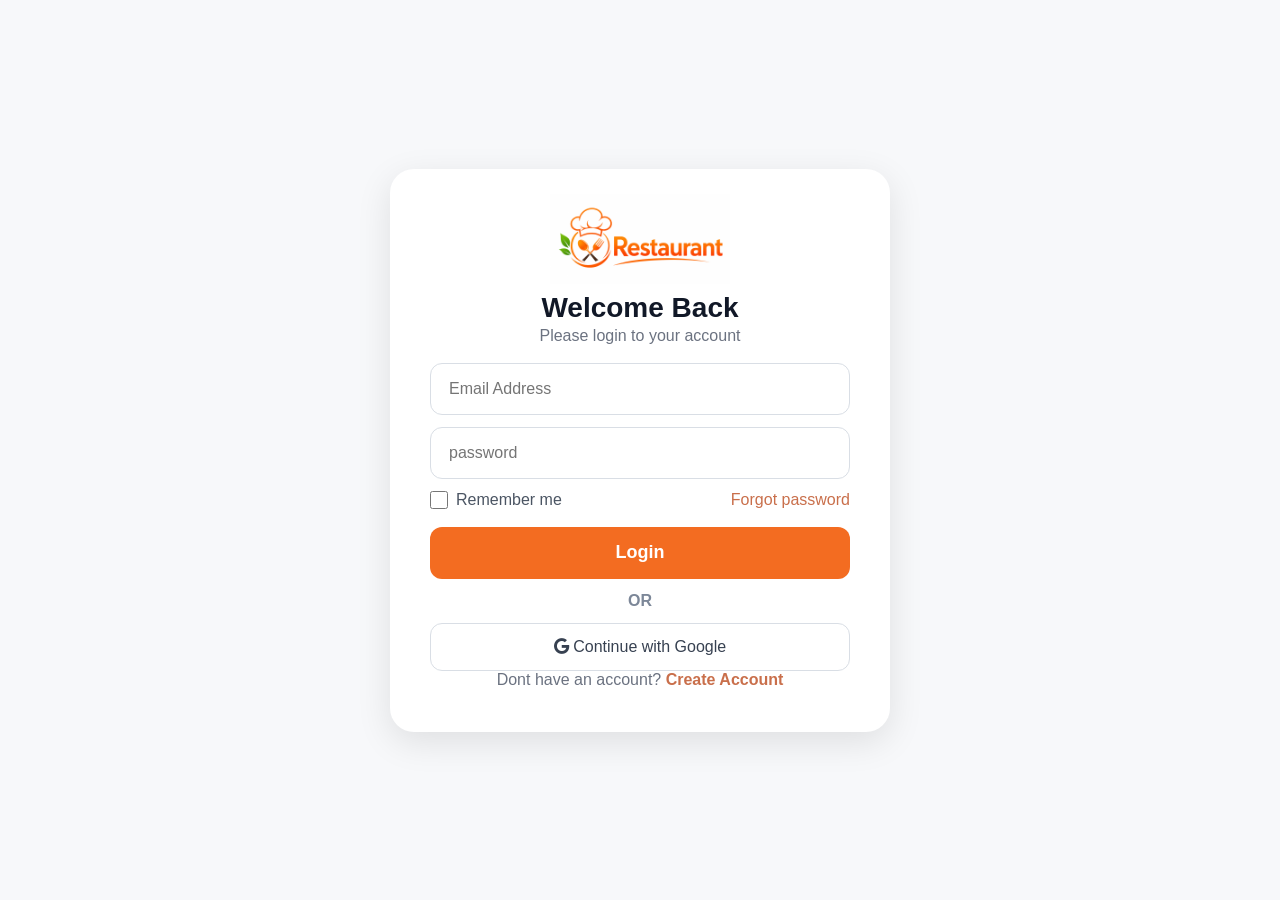
<file: login.html>
<!DOCTYPE html>
<html lang="en">

<head>

    <meta charset="UTF-8">
    <meta name="viewport" content="width=device-width , initial-scale=1.0">
    
    <title>Login</title>
    <link rel="stylesheet" href="style.css">

    <link rel="stylesheet"
href="https://cdnjs.cloudflare.com/ajax/libs/font-awesome/6.7.2/css/all.min.css">
</head>
<body>
    
    <section class="login-page">

        <div class="login-box">
            <div class="login-logo">
                <img src="images/logo.jpg" alt="Restaurant Logo">
                
            </div>
            <h2>Welcome Back</h2>
            <p>Please login to your account</p>
            <form onsubmit="login(event)">
                
                <input
                     type="email"
                     id="loginEmail"
                     placeholder="Email Address"
                     required>
                <input
                type="password" id="loginPassword" placeholder="password"required>
          <div class="login-options">

    <label class="remember">

        <input type="checkbox">

        <span>Remember me</span>

    </label>

    <a href="forgot-password.html" class="forgot-link">
        Forgot password
    </a>

</div>
            <button type="submit"class="login-btn">
                Login
            </button>
            </form>
            <div class="login-divider">
                <span>OR</span>
            </div>
            <button class="google-btn">
                <i class="fa-brands fa-google"></i>
                Continue with Google
            </button>
            <p class="signup-text">
                 Dont have an account?
                 <a href="signup.html">Create Account</a>
            </p>
        </div>

    </section>

</body>
<script src="script.js"></script>

</html>
</file>
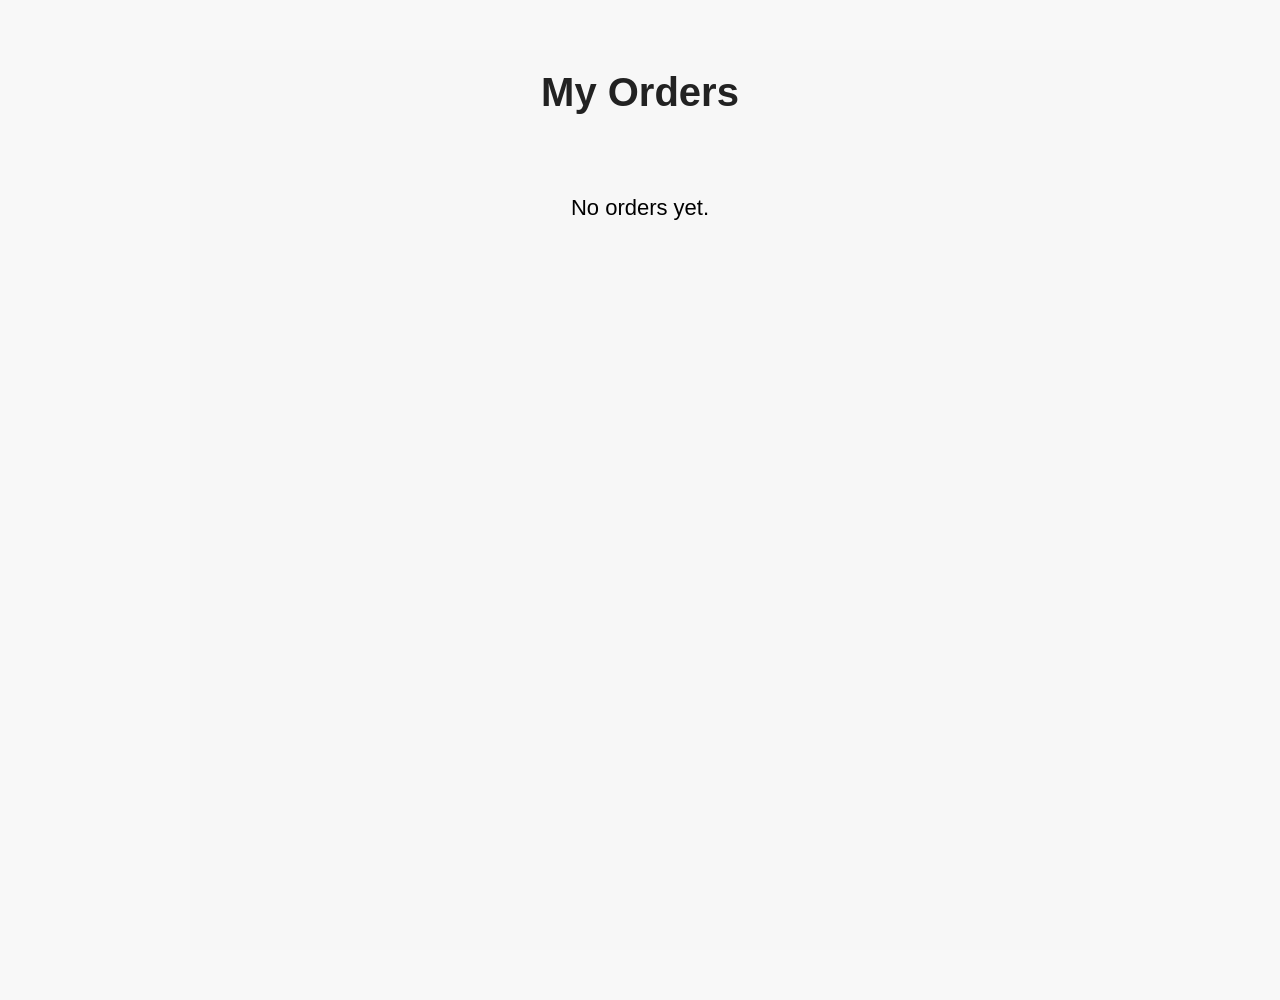
<file: Orders.html>
<!DOCTYPE html>
<html lang="en">

<head>
    <meta charset="UTF-8">
    <meta name="viewport" content="width=device-width, initial-scale=1.0">

    <title>Orders</title>

    <link rel="stylesheet" href="style.css">

</head>
<body>

    <section class="history">
        <h2>My Orders</h2>

        <div id="ordersContainer"></div>
    </section>
<script src="script.js"></script>

</body>
</html>
</file>
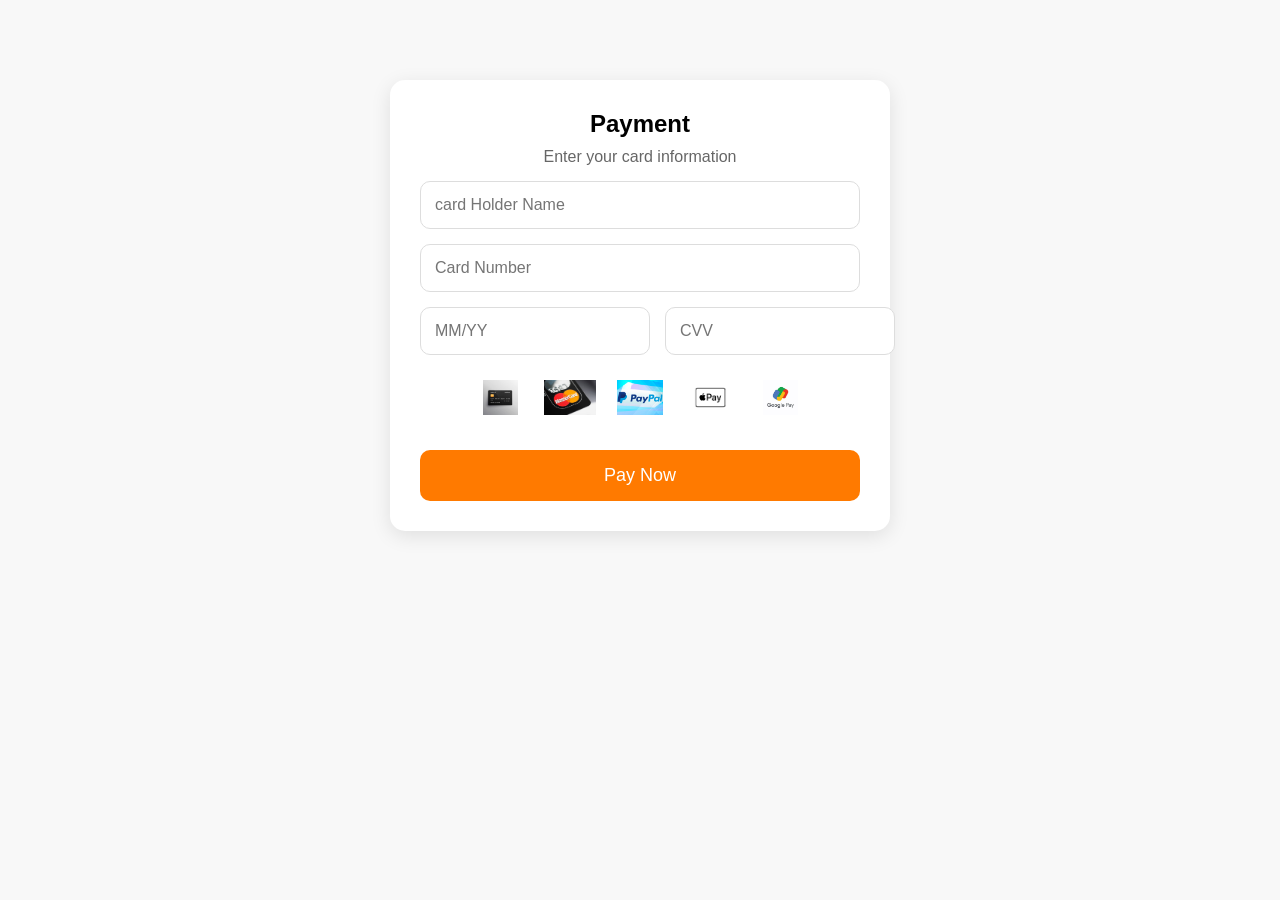
<file: payment.html>
<!DOCTYPE html>
<html lang="en">
<head>
    <meta charset="UTF-8">
    <meta name="viewport" content="width=device-width, initial-scale=1.0">
    <title>Payment</title>

    <link rel="stylesheet" href="style.css">
</head>
<body>

<section class="payment">

    <h2>Payment</h2>

    <p class="payment-subtitel">

        Enter your card information
    </p>

    <form class="card-form" onsubmit="payNow(event)">

       <input type="text" placeholder="card Holder Name" required>
       <input type="text" placeholder="Card Number" maxlength="19" required>

       <div class="card-row">
        <input type="text" placeholder="MM/YY" required>
        <input type="password"
        placeholder="CVV"
        maxlength="3"
        required>
       </div>


       <div class="card-logos">
        <img src="images/Visa.jpg">
        <img src="images/Mastercard.jpg">
        <img src="images/Paypal.jpg">
        <img src="images/Apple pay.jpg">
        <img src="images/Googal pay.jpg">
       </div>
       <button type="submit" class="payment-btn">Pay Now</button>
</form>
</section>

<div id="paymentSuccess" class="success-modal">

    <div class="success-content">
        <h2>Payment Successful!</h2>

        <p> Thank you for your order 
            <br>
            Your order has been to the restaurant.
        </p>
        <button onclick="backHome()">Back to Home</button>
    </div>
</div>

<script src="script.js"></script>

</body>
</html>
</file>
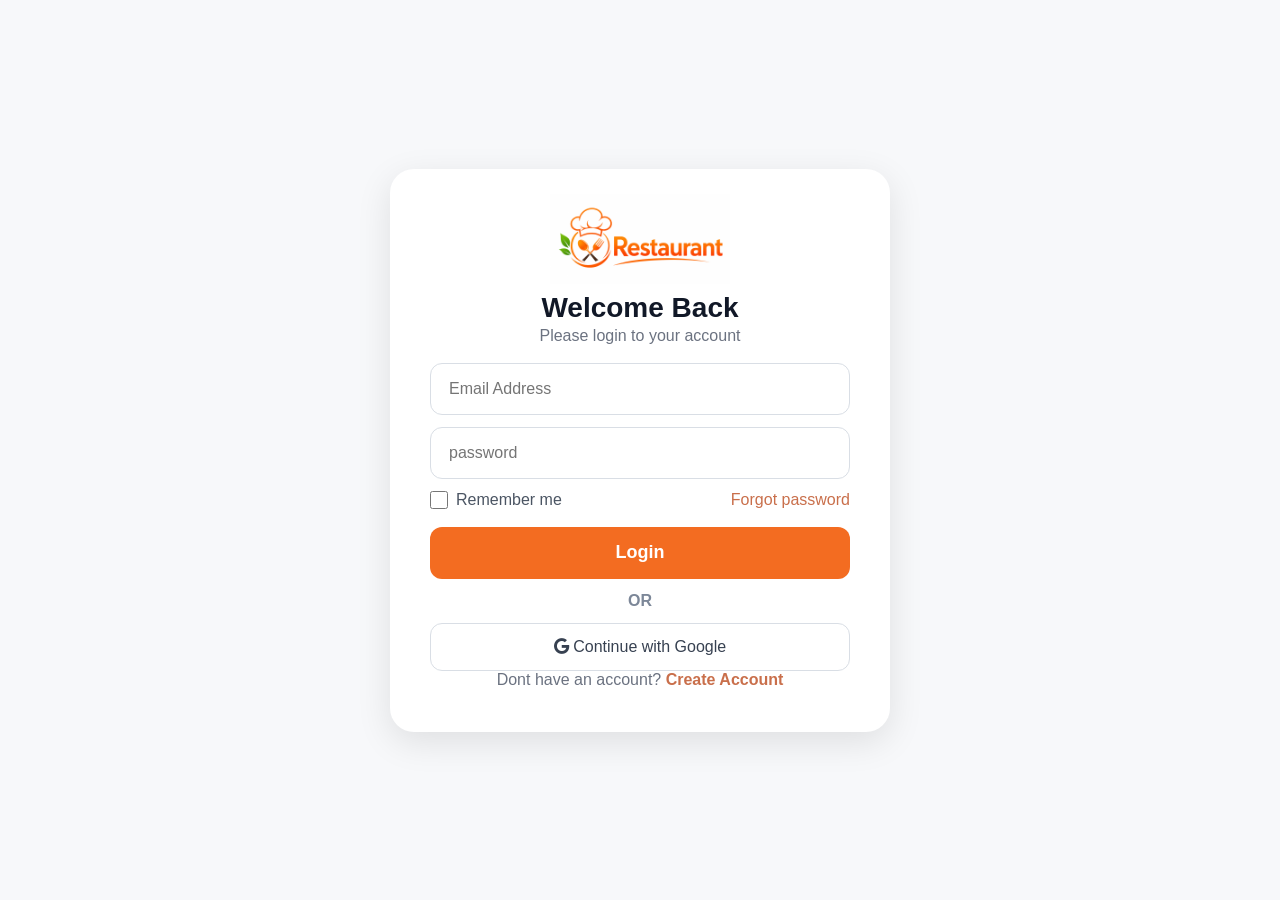
<file: profile.html>
<!DOCTYPE html>
<html lang="en">

<head>

    <meta charset="UTF-8">

    <meta name="viewport"
          content="width=device-width, initial-scale=1.0">

    <title>My Profile</title>

    <link rel="stylesheet" href="style.css">

    <link rel="stylesheet"
          href="https://cdnjs.cloudflare.com/ajax/libs/font-awesome/6.7.2/css/all.min.css">

</head>

<body>

    <section class="profile-page">

        <div class="profile-box">

            <!-- LOGO -->

            <div class="profile-logo">

                <img
                    src="images/logo.jpg"
                    alt="Restaurant Logo">

            </div>


            <!-- TITLE -->

            <h2>My Profile</h2>


            <!-- USER ICON -->

            <div class="profile-avatar">

                <i class="fa-solid fa-user"></i>

            </div>


            <!-- USER INFORMATION -->

            <h3 id="profileName">
                User Name
            </h3>

            <p id="profileEmail">
                user@email.com
            </p>


            <!-- PROFILE OPTIONS -->

            <div class="profile-options">

                <button onclick="editProfile()">

                    <i class="fa-solid fa-pen"></i>

                    <span>Edit Profile</span>

                </button>


                <button onclick="openOrders()">

                    <i class="fa-solid fa-box"></i>

                    <span>My Orders</span>

                </button>


                <button onclick="openFavorites()">

                    <i class="fa-solid fa-heart"></i>

                    <span>Favorites</span>

                </button>


                <button onclick="changePassword()">

                    <i class="fa-solid fa-key"></i>

                    <span>Change Password</span>

                </button>


                <button
                    class="logout-btn"
                    onclick="logout()">

                    <i class="fa-solid fa-right-from-bracket"></i>

                    <span>Logout</span>

                </button>

            </div>


            <!-- BACK HOME -->

            <a
                href="index.html"
                class="back-home">

                <i class="fa-solid fa-arrow-left"></i>

                Back to Home

            </a>

        </div>

    </section>


    <script src="script.js"></script>

</body>

</html>
</file>
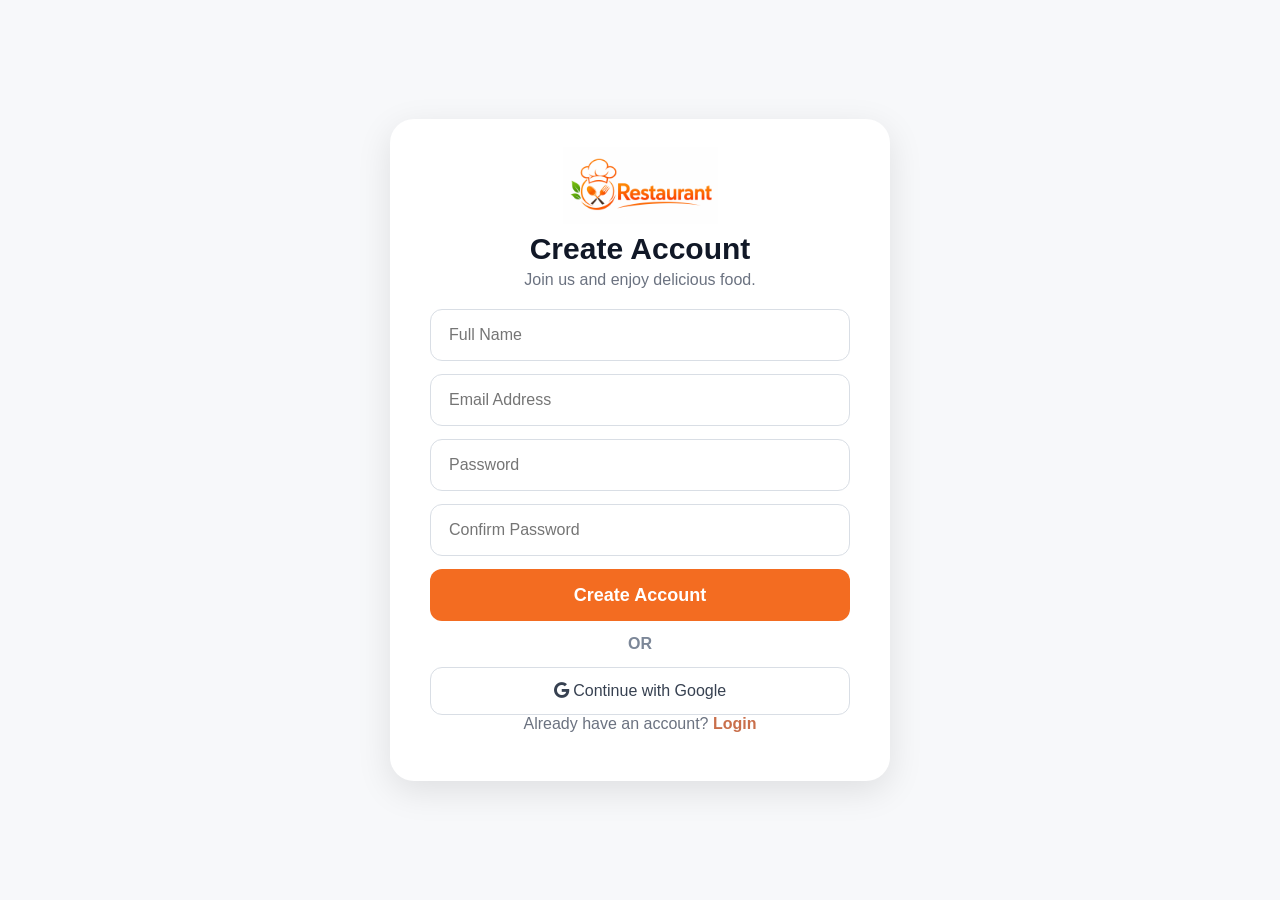
<file: signup.html>
<!DOCTYPE html>
<html lang="en">

<head>

    <meta charset="UTF-8">

    <meta name="viewport" content="width=device-width, initial-scale=1.0">

    <title>Create Account</title>

    <link rel="stylesheet" href="style.css">

    <link rel="stylesheet"
          href="https://cdnjs.cloudflare.com/ajax/libs/font-awesome/6.7.2/css/all.min.css">

</head>

<body>

    <section class="signup-page">

        <div class="signup-box">

            <div class="signup-logo">
                <img src="images/logo.jpg" alt="Restaurant Logo">
            </div>

            <h2>Create Account</h2>

            <p>Join us and enjoy delicious food.</p>

            <form onsubmit="signup(event)">

                <input
                    type="text"
                    id="signupName"
                    placeholder="Full Name"
                    required>

                <input
                    type="email"
                    id="signupEmail"
                    placeholder="Email Address"
                    required>

                <input
                    type="password"
                    id="signupPassword"
                    placeholder="Password"
                    required>

                <input
                    type="password"
                    id="confirmPassword"
                    placeholder="Confirm Password"
                    required>

                <button type="submit" class="signup-btn">
                    Create Account
                </button>

            </form>

            <div class="signup-divider">
                OR
            </div>

            <button class="signup-google-btn">
                <i class="fa-brands fa-google"></i>
                Continue with Google
            </button>

            <p class="signup-login-text">
                Already have an account?
                <a href="login.html">Login</a>
            </p>

        </div>

    </section>

    <script src="script.js"></script>

</body>

</html>
</file>
<file: style.css>
/* ===========================
   Reset
=========================== */

* {
    margin: 0;
    padding: 0;
    box-sizing: border-box;
}

html {
    scroll-behavior: smooth;
}

body {
    font-family: Arial, Helvetica, sans-serif;
    background-color: #f8f8f8;
}

/* ===========================
   Header
=========================== */
   header{
    position: fixed;
    top: 0;
    left: 0;
    width: 100%;

    display: flex;
    justify-content: space-between;
    align-items: center;

    padding: 0 80px;
    height: 90px;

    background: rgba(10,10,15,.88);
    backdrop-filter: blur(15px);

    border-bottom: 1px solid rgba(246,183,60,.35);

    z-index: 9999;
}
/* ===========================
   Sections
=========================== */

section {
    padding: 50px;
    text-align: center;
}

/* ===========================
   Hero
=========================== */

.hero {
    background-image: url("images/food1.jpg");
    background-size: cover;
    background-position: center;
    height: 600px;

    display: flex;
    justify-content: center;
    align-items: center;

    padding: 100px 20px;
    color: white;
    text-align: center;
}

.hero-content {
    background: rgba(0, 0, 0, 0.5);
    padding: 30px;
    border-radius: 12px;
}

.hero h2 {
    font-size: 40px;
}

.hero p {
    margin: 20px 0;
    font-size: 20px;
}

.hero a {
    display: inline-block;
    background: orange;
    color: white;
    text-decoration: none;
    padding: 12px 25px;
    border-radius: 6px;
    transition: 0.3s;
}

.hero a:hover {
    background: darkorange;
}

/* ===========================
   Menu
=========================== */

.menu h2 {
    font-size: 36px;
    margin-bottom: 30px;
}

.search-box {
    width: 320px;
    max-width: 90%;
    display: block;
    margin: 20px auto 40px;
    padding: 12px 18px;

    border: 2px solid orange;
    border-radius: 30px;

    font-size: 16px;
    outline: none;
}

.search-box:focus {
    border-color: darkorange;
    box-shadow: 0 0 8px rgba(255, 140, 0, 0.3);
}

/* ===========================
   Cards
=========================== */

.cards {
    display: flex;
    justify-content: center;
    gap: 30px;
    flex-wrap: wrap;
}

.favorite{
    position: absolute;
    top: 15px;
    right: 15px;
    width: 40px;
    background: white;
    border-radius: 50%;
    display: flex;
    justify-content: center;
    align-items: center;

    font-size: 22px;
    color: black;
    box-shadow: 0 4px 10px rgba(0,0,0,.2);
    cursor: pointer;
    transition: .3s;
    z-index: 10;

}
.favorite:hover{
    transform: scale(1.15);
}

.favorite.active{
    color: orange;
}

.card {
    position: relative;
    width: 300px;
    background: white;
    border-radius: 20px;
    overflow: hidden;

    cursor: pointer;

    box-shadow: 0 5px 15px rgba(0,0,0,.2);
    transition: .3s;
}

.card:hover {
    transform: translateY(-12px);
    box-shadow: 0 15px 30px rgba(0,0,0,.3);
}

.card img {
    width: 100%;
    height: 200px;
    object-fit: cover;
    transition: .4s;
}

.card:hover img {
    transform: scale(1.08);
}

.card h3 {
    margin: 15px 0;
    font-size: 24px;
}

.card p {
    padding: 0 15px;
    margin-bottom: 15px;
}

.card span {
    display: block;
    margin-bottom: 15px;
    font-size: 20px;
    color: orange;
    font-weight: bold;
}

.card button {
    margin-bottom: 20px;
    padding: 10px 20px;

    border: none;
    border-radius: 6px;

    background: orange;
    color: white;

    cursor: pointer;
    transition: .3s;
}

.card button:hover {
    background: darkorange;
}
/* ===========================
   About
=========================== */

.about {
    background: #f8f8f8;
}

.about h2 {
    font-size: 34px;
    margin-bottom: 20px;
}

.about p {
    max-width: 800px;
    margin: auto;
    font-size: 18px;
    line-height: 1.7;
}

/* ===========================
   Contact
=========================== */

.contact h2 {
    font-size: 34px;
    margin-bottom: 30px;
}

.contact form {
    width: 60%;
    margin: auto;
}

.contact input,
.contact textarea {
    width: 100%;
    padding: 15px;
    margin: 12px 0;

    border: 1px solid #ccc;
    border-radius: 8px;

    font-size: 16px;
}

.contact textarea {
    height: 150px;
    resize: none;
}

.contact button {
    background: orangered;
    color: white;

    border: none;
    border-radius: 8px;

    padding: 15px 30px;
    font-size: 18px;

    cursor: pointer;
    transition: .3s;
}

.contact button:hover {
    background: darkorange;
}

/* ===========================
   Footer
=========================== */

footer {
    background: #222;
    color: white;
    text-align: center;

    padding: 30px;
    margin-top: 50px;

    line-height: 1.8;
}

footer h3 {
    margin-bottom: 15px;
    font-size: 24px;
}

footer p {
    margin: 8px 0;
}

/* ===========================
   Cart Icon
=========================== */

.cart-icon {
    position: fixed;
    top: 20px;
    right: 20px;

    background: #666;
    color: orange;

    padding: 12px 18px;

    border-radius: 30px;

    cursor: pointer;

    font-size: 20px;
    font-weight: bold;

    box-shadow: 0 5px 15px rgba(0,0,0,.2);

    z-index: 1001;

    margin-left: 20px;
}

.cart-icon span {
    margin-left: 5px;
    color: orange;
}

/* ===========================
   Cart Box
=========================== */

.order-box {
    position: fixed;
    max-height: 80vh;
    overflow-y: auto;

    top: 100px;
    right: -420px;

    width: 380px;

    background: white;

    padding: 20px;

    border: 2px solid #ff8c42;
    border-radius: 15px;

    box-shadow: 0 10px 30px rgba(0,0,0,.3);

    transition: .4s;

    z-index: 1000;

    color: black;
}

.order-box.show {
    right: 20px;
}

.order-box h4 {
    text-align: center;
    color: #ff6b00;
    margin-bottom: 20px;
    font-size: 22px;
}

.order-box h5 {
    text-align: center;
    color: #ff6b00;
    margin: 20px 0;
}

.order-box ul {
    list-style: none;
    padding: 0;
}

.order-box li {
    display: flex;
    align-items: center;
    gap: 10px;

    margin-bottom: 12px;

    padding: 12px;

    background: #f8f8f8;

    border-left: 4px solid orange;
    border-radius: 8px;
}

.close-btn {
    position: absolute;

    top: 10px;
    right: 15px;

    font-size: 18px;
    cursor: pointer;

    color: #666;

    transition: .3s;
}

.close-btn:hover {
    color: red;
}

.main-btn {
    width: 100%;

    padding: 12px;

    margin-top: 15px;

    border: none;
    border-radius: 8px;

    background: orange;
    color: white;

    cursor: pointer;

    transition: .3s;
}

.main-btn:hover {
    background: darkorange;
}
/* ===========================
   Cart Items
=========================== */

.cart-item {
    display: flex;
    align-items: center;
    gap: 10px;
    position: relative;
    padding: 10px;
    font-size: 14px;
}

.cart-item span {
    flex: 1;
    font-weight: 600;
}

.cart-img {
    width: 40px;
    height: 40px;
    object-fit: cover;
    border-radius: 8px;
    flex-shrink: 0;
}

/* ===========================
   Quantity Buttons
=========================== */

.cart-item button {
    width: 28px;
    height: 28px;

    border: none;
    border-radius: 6px;

    background: white;
    color: #333;

    font-size: 18px;
    font-weight: bold;

    cursor: pointer;
    transition: .2s;
}

.cart-item button:hover {
    background: #f5f5f5;
}

/* ===========================
   Delete Button
=========================== */

.delete-btn {
    width: 24px !important;
    height: 24px !important;

    display: flex;
    justify-content: center;
    align-items: center;

    border: none;
    border-radius: 50%;

    background: #f5f5f5;
    color: #666;

    cursor: pointer;
    transition: .3s;
}

.delete-btn:hover {
    color: red;
    background: #ffe5e5;
}

/* ===========================
   Cart Buttons
=========================== */

.cart-buttons {
    display: flex;
    justify-content: center;
    gap: 10px;
    margin-top: 20px;
}

.cart-buttons .main-btn {
    width: 120px;
    margin-top: 0;
}

#emptyCart {
    text-align: center;
    color: gray;
    margin-top: 15px;
}

.offers-box{
    position: fixed;
    top: 80px;
    right: -450px;
    width: 380px;
    height: 500px;
    background: #fff;
    border-radius: 15px;
    box-shadow: 0 10px 30px rgba(0,0,0,.3);
    padding: 20px;
    overflow-y: auto;
    transition: .4s;
    z-index: 1000;
}

.offers-box.show{
    right: 20px;
}

.offers-box h4{
    text-align: center;
    color: #ff6600;
    margin-bottom: 20px;
}

.offer-card{
    background: #f8f8f8;
    border-radius: 12px;
    padding: 15px;
    margin-bottom: 20px;
    text-align: center;
}

.offer-card img{
    width: 100%;
    height: 180px;
    object-fit: cover;
    border-radius: 10px;
}

.offer-card h3{
    margin: 10px 0;
}

.offer-card p{
    font-size: 14px;
    color: #555;
}

.offer-card span{
    display: block;
    font-size: 20px;
    color: #ff6600;
    font-weight: bold;
    margin: 10px 0;
}

.offer-card button{
    background: #ff6600;
    color: white;
    border: none;
    padding: 10px 20px;
    border-radius: 8px;
    cursor: pointer;
}

.offer-card button:hover{
    background: #e65c00;
}

/*============================
Back To Top Button 
================================*/

#topBtn{
    position: fixed;
    bottom: 25px;
    right: 25px;

    width: 55px;
    height: 55px;
    border: none;
    border-radius: 50%;

    background: #ff6600;
    color: white;

    font-size: 22px;
    cursor: pointer;

    display: none;

    box-shadow:  0 6px 18px rgba(0, 0, 0, .3);

    transition: all .3s ease;

    z-index: 999;
}

#topbtn:hover{
    background: #e65c00;
    transform: translateY(-5px) scale(1.08);
    
}



/*==================================
Checkout
====================================*/




.checkout {
    padding: 8-px 40px 40px;
    background: #f8f8f8;
    min-height: 100vh;

}

.checkout h2{
    text-align: center;
    font-size: 36px;
    margin-bottom: 40px;
    color: #333;
}

.checkout-form{
    max-width: 650px;
    margin: auto;
    background: white;
    padding: 35px;
    border-radius: 15px;
    box-shadow: 0 10px 30px rgba(0, 0, 0, .15);

}

.checkout-form input,
.checkout-form textarea,
.checkout-form select{

    width: 100%;
    padding: 15px;
    margin-bottom: 20px;

    border: 1px solid #ccc;
    border-radius: 8px;

    font-size: 16px;
    outline: none;

}

.checkout-form textarea{
    height: 120px;
    resize: none;


}

.checkout-form input:focus,
.checkout-form textarea:focus,
.checkout-form select:focus {

    border-color: orange;
    box-shadow: 0 0 8px rgba(222, 165, 0, .3);

}

.checkout-form button{

    width: 100%;
    padding: 15px;

    border: none;
    border-radius: 8px;

    font-size: 18px;
    cursor: pointer;

    transition: .3s;

}

.checkout-form button:hover{

    background: darkorange;

}

.checkout h3 {
    margin-top: 0px;
    margin-bottom: 12px;
    color: #333;
}

.checkout-form input,
.checkout-form select,
.checkout-form textarea{

    height: 55px;
    border-radius: 10px;
    font-size: 16px;
}

.checkout-form textarea{
    height: 120;
    resize: none;
}



/*=================================
success Modal 
====================================*/

.success-modal {

    position: fixed;
    top: 0;
    left: 0;

    width: 100%;
    height: 100%;

    background: rgba(0, 0, 0, .6);

    display: none;

    justify-content: center;
    align-items: center;

    z-index: 2000;
}

    .success-content{

        width: 90%;
        max-width: 450px;

        background: white;

        padding: 40px  30px;
        border-radius: 20px;
        text-align: center;

        box-shadow:  0 10px 30px rgba(0, 0, 0, .3);

        animation: popup .4s ease;

    }

    .success-icon{

        font-size: 70px;
        margin-bottom: 20px;


    }

    .success-content h2{

        color: #28a745;
        margin-bottom: 15px;

    }

    .success-content p{
        font-size: 18px;
        color: #555;

        line-height: 1.7;

        margin-bottom: 25px;

    }
    .success-content button {

        background: orange;
        color: white;
        border: none;
        padding: 14px 30px;
        border-radius: 8px;

        font-size: 17px;
        cursor: pointer;
        transition: .3s;
    }

    .success-content button:hover{
        background: darkorange;

    }

    @keyframes popup{
        form{

            transform: scale(.7);
            opacity: 0;
        }

        to{
            transform: scale(1);
            opacity: 1;
        }
    }

/* ===========================
   Mobile Responsive
=========================== */

.menu-toggle{
    position: fixed;
    top: 20px;
    right: 95px;
    width: 55px;
    background: #f59e0b;
    border-radius: 15px;
justify-content: center;
align-items: center;
    display: flex;
    font-size: 28px;
    color: white;
    cursor: pointer;
    z-index: 3000;
}

/*=====================
logo
==============================*/

    .logo{
    display: flex;
    align-items: center;
    gap: 12px;
    flex-shrink: 0;
}
.logo h1{
    font-family: "Playfair Display", serif;
    font-size: 30px;
    font-weight: 700;
    color: white;
    margin: 0;
    color: #f6b73c;
}
.logo span{
    color: white;
}
.logo i{
    font-size: 30px;
    color: #f6b73c;
}

.navbar{
    display: flex;
    align-items: center;
    margin-left: auto;
    margin-right: 80px;
    gap: 35px;
}
.header-right{
    display: flex;
    align-items: center;
    gap: 15px;
}

/*=============================
Media Query
=======================================*/

@media (max-width:770px){

    header{
        position: relative;
        display: flex;
        justify-content: space-between;
        align-items: center;
        flex-wrap: wrap;
        padding: 0 20px;
    }
    .logo{
        flex: 1;
    }

    .header-right{
    display: flex;
    align-items: center;
    gap: 12px;
}
  .menu-toggle{
    display:flex;
    justify-content:center;
    align-items:center;

    width:52px;
    height:52px;

    position:absolute;
    right:80px;
    top: 46%;
    transform:translateY(-50%);

    padding:0;

    background:#f6b73c;
    border:2px solid #f6b73c;
    border-radius:12px;

    color:white;
    font-size:20px;
    cursor:pointer;
    z-index:2000;
}

.menu-toggle i{
    line-height:1;
    display:flex;
    justify-content:center;
    align-items:center;
}

.logo h1{
    font-size: 20px;
}

.logo i{
    font-size: 24px;

}
.logo{ gap: 6px;
}



.navbar{
    display: none !important;

}

.sidebar{
    display: block;
}

    .hero{
        height: auto;
        padding: 80px 20px;
    }

    .hero h2{
        font-size: 30px;
    }

    .hero p{
        font-size: 18px;
    }

    .cards{
        flex-direction: column;
        align-items: center;
    }

    .card{
        width: 90%;
        max-width: 350px;
    }

    .contact form{
        width: 90%;
    }

    .order-box{
        width: 90%;
        right: -100%;
    }

    .order-box.show{
        right: 5%;
    }

    .cart-icon{
        width: 52;
        height: 52;
        margin: 0;
        right: 15px;
        top: 15px;
        padding: 8px 12px;
        font-size: 18px;
        border-radius: 25px;
    }

    .offers-box{
        width: 90%;
        right: -100%;
    }

    .offers-box.show{
        right: 5%;
    }
}


/*=================
Counddown
===================*/

.countdown{
    text-align: center;
    margin: 15px 0;
    font-size: 18px;
    font-weight: bold;
    color: #333;

}

#timer{
    display: inline-block;
    margin-top: 8px;
    padding: 8px 15px;
    background: #ff6600;
    color: white;
    border-radius: 8px;
    font-size: 22px;
    letter-spacing: 2px;

}
/*===================================
CheckoutItems
=====================================*/


.checkout-item{
    display:flex;
    align-items:center;
    gap:20px;
    background:#fff;
    padding:15px;
    border-radius:12px;
    margin:15px 0;
    box-shadow:0 5px 15px rgba(0,0,0,0.1);
}

.checkout-item img{
    width:90px;
    height:90px;
    object-fit:cover;
    border-radius:10px;
}

.checkout-item h4{
    margin-bottom:8px;
}

.checkout-item p{
    margin:4px 0;
}



/*==============================
Order-Summary
================================*/


.order-summary{
    background:#f8f8f8;
    padding:20px;
    border-radius:15px;
    margin:30px 0;
    border:1px solid #ddd;
}

.order-summary h3{
    margin-bottom:15px;
}

#totalPrice{
    color:#ff6600;
    font-weight:bold;
    font-size:24px;
}

/*===============================
Payment
================================*/

.payment{
    max-width: 500px;
    margin: 80px auto;
    padding: 30px;
    background: #fff;
    border-radius: 15px;
    box-shadow: 0 5px 20px rgba(0,0,0,0.1);
    text-align: center;
}

.payment h2{
    margin-bottom: 10px;
}

.payment-text{
    color: #666;
    margin-bottom: 30px;
}

.payment-methods{
    display: flex;
    flex-direction: column;
    gap: 15px;
}

.payment-btn{
    width: 100%;
    padding: 15px;
    font-size: 18px;
    border: none;
    border-radius: 10px;
    cursor: pointer;
    background: #f5f5f5;
    transition: 0.3s;
}

.payment-btn:hover{
    background: #ff6b35;
    color: white;
    transform: translateY(-2px);
}



/*=====================
card-payment
========================*/

.card-payment{
    min-height:100vh;
    display:flex;
    justify-content:center;
    align-items:center;
    background:#f4f6f9;
    padding:40px 20px;
}

.payment-card{
    width:100%;
    max-width:450px;
    background:#fff;
    padding:35px;
    border-radius:20px;
    box-shadow:0 15px 35px rgba(0,0,0,.12);
}

.payment-card h2{
    text-align:center;
    margin-bottom:10px;
    color:#333;
}

.payment-subtitle{
    text-align:center;
    color:#777;
    margin-bottom:30px;
}

.payment-card input{
    width:100%;
    padding:15px;
    margin-bottom:20px;
    border:1px solid #ddd;
    border-radius:10px;
    font-size:16px;
    box-sizing:border-box;
}

.payment-card input:focus{
    outline:none;
    border-color:#ff6600;
}

.card-row{
    display:flex;
    gap:15px;
}

.card-row input{
    flex:1;
}

.pay-btn{
    width:100%;
    padding:16px;
    background:#ff6600;
    color:white;
    border:none;
    border-radius:10px;
    font-size:18px;
    cursor:pointer;
    transition:.3s;
}

.pay-btn:hover{
    background:#e65c00;
    transform:translateY(-2px);
}






/*========================================
payment Card
===========================================*/

.payment-subtitel {
    text-align:center;
    color:#666;
    margin-bottom:15px;
    margin-top: 8px;
}

.card-form{
    display:flex;
    flex-direction:column;
    gap:15px;
}

.card-form input{
    padding:14px;
    border:1px solid #ddd;
    border-radius:10px;
    font-size:16px;
}

.card-row{
    display:flex;
    gap:15px;
}

.card-row input{
    flex:1;
}

.card-logos{
    display:flex;
    justify-content:center;
    gap:15px;
    margin-top:10px;
}

.card-logos img{
    width:55px;
    height:35px;
    object-fit:contain;
}

.payment-btn{
    margin-top:20px;
    padding:15px;
    background:#ff7a00;
    color:white;
    border:none;
    border-radius:10px;
    cursor:pointer;
    font-size:18px;
}

.payment-btn:hover{
    background:#e86800;
}


/*====================
input-row
=======================*/

.input-row{
    display: flex;
    gap: 15px;

}
.input-row input{
    flex: 1;
}
/*==================
Reviews
================================*/

.rating{
    text-align: center;
    margin: 8px 0;
}

.stars{
    display: flex;
    justify-content: center;
    gap: 2px;
    font-size: 22px;
    margin-bottom: 3px;
}

.stars span{
    cursor: pointer;
    color: #d6d6d6;
    transition: 0.2s;
}

.stars span:hover,
.stars span.active{
    color: #ffb400;
}

.review-text{
    display: flex;
    justify-content: center;
    align-items: center;
    gap: 4px;
    margin-top: 2px;
    font-size: 14px;
    color: #666;
}

.review-text .average{
    font-weight: 600;
    color: #333;
}

.review-text .dot{
    color: #999;
}

.review-text .review{
    font-weight: 500;
}




/* ==========================
   Side Menu
========================== */

.side-menu{
    position: fixed;
    top: 0;
    right: -340px;
    width: 320px;
    height: 100vh;
    background: rgba(15,15,20,.97);
    backdrop-filter: blur(12px);
    border-left: 2px solid #f6b73c;
    transition: .4s;
    z-index: 9999;
    padding: 30px;
}

.side-menu.active{
    right: 0;
}

.side-menu a{
    display: flex;
    align-items: center;
    gap: 15px;
    color: white;
    text-decoration: none;
    font-size: 22px;
    margin: 25px 0;
    transition: .3s;
}

.side-menu a:hover{
    color: #f6b73c;
}

.close-menu{
    display: block;
    text-align: right;
    font-size: 32px;
    color: #f6b73c;
    cursor: pointer;
    margin-bottom: 30px;
}

/* ==========================
   Menu & Cart Icons
========================== */

.menu-toggle,
.cart-icon{

    width:50px;
    height:50px;

    border:2px solid #f6b73c;

    border-radius:14px;

    display:flex;
    justify-content:center;
    align-items:center;

    cursor:pointer;

    color:white;

    font-size:22px;

    transition:.3s;
}

.menu-toggle:hover,
.cart-icon:hover{

    background:#f6b73c;
    color:#111;
}

/* ==========================
   Desktop Navigation
========================== */

.navbar{
    display:flex;
    align-items:center;
    gap:40px;
}

.navbar a{
    color:white;
    text-decoration:none;
    font-size:18px;
    font-weight:500;
    transition:.3s;
    position:relative;
}

.navbar a:hover,
.navbar a.active{
    color:white;
}

.navbar a::after{
    content:"";
    position:absolute;
    left:0;
    bottom:-6px;
    width:0;
    height:2px;
    background:#f6b73c;
    transition:.3s;
}

.navbar a:hover::after,
.navbar a.active::after{
    width:100%;
}

.header-right{
    display:flex;
    align-items:center;
    gap:15px;
}

/*===================
   Orders Page
   ==========================*/

   .history{

    min-height: 100vh;
    padding: 140px 8% 60px;
    background: #f7f7f7;
   }

   .history h2{
    text-align: center;
    font-size: 42px;
    color: #222;
    margin-bottom: 45px;
   }

   #ordersContainer{

    max-width: 900px;
    margin: auto;

    display: flex;
    flex-direction: column;
    gap: 25px;
   }

   /* ==========================
   Order History
========================== */

.history{
    max-width:900px;
    margin:50px auto;
    padding:20px;
}

.history h2{
    text-align:center;
    font-size:40px;
    margin-bottom:40px;
}

.history-card{
    background:#fff;
    border-radius:15px;
    padding:20px;
    margin-bottom:30px;
    box-shadow:0 5px 15px rgba(0,0,0,.15);
}

.history-card h3{
    text-align:center;
    margin-bottom:15px;
}

.history-card p{
    margin:8px 0;
}

.history-item{
    display:flex;
    align-items:center;
    gap:20px;
    margin-top:20px;
    padding:15px;
    border:1px solid #ddd;
    border-radius:10px;
}

.history-img{
    width:90px;
    height:90px;
    object-fit:cover;
    border-radius:10px;
}

.history-item h4{
    margin-bottom:8px;
}

.history-card h2{
    text-align:right;
    margin-top:20px;
    color:#ff6600;
}

.empty-orders{
    text-align:center;
    font-size:22px;
    margin-top:40px;
}

/* =========================
   LOGIN PAGE FINAL DESIGN
========================= */

.login-page {
    min-height: 100vh;
    width: 100%;

    display: flex;
    justify-content: center;
    align-items: center;

    background: #f7f8fa;

    padding: 30px 20px;
    box-sizing: border-box;
}


.login-box {
    width: 500px;
    max-width: 100%;

    background: white;

    padding: 45px 40px;

    border-radius: 24px;

    box-shadow: 0 10px 35px rgba(0,0,0,0.10);

    box-sizing: border-box;

    text-align: center;
}


/* LOGO */

.login-logo {
    display: flex;
    justify-content: center;
    align-items: center;

    margin-bottom: 20px;
}

.login-logo img {
    width: 190px !important;
    height: auto;

    display: block;

    object-fit: contain;
}


/* TITLE */

.login-box h2 {
    margin: 5px 0 5px;

    font-size: 32px;

    color: #111827;
}

.login-box > p {
    margin: 0 0 30px;

    color: #6b7280;

    font-size: 17px;
}


/* INPUTS */

.login-box form input[type="email"],
.login-box form input[type="password"] {

    display: block !important;

    width: 100% !important;

    height: 58px;

    margin: 0 0 18px;

    padding: 0 18px;

    box-sizing: border-box;

    border: 1px solid #d9dee5;

    border-radius: 12px;

    background: white;

    font-size: 16px;

    outline: none;
}


.login-box form input[type="email"]:focus,
.login-box form input[type="password"]:focus {

    border-color: #f36c21;
}


/* REMEMBER + FORGOT */

.login-options {

    width: 100%;

    display: flex !important;

    justify-content: space-between;

    align-items: center;

    margin: 8px 0 25px;
}


.login-options .remember {

    display: flex;

    align-items: center;

    gap: 8px;

    color: #4b5563;
}


.login-options .remember input[type="checkbox"] {

    width: 18px;

    height: 18px;

    margin: 0;
}


.login-options a {

    color: #c96f4b;

    text-decoration: none;
}


/* LOGIN BUTTON */

.login-btn {

    width: 100%;

    height: 58px;

    border: none;

    border-radius: 12px;

    background: #f36c21;

    color: white;

    font-size: 18px;

    font-weight: 600;

    cursor: pointer;
}

.login-btn:hover {

    background: #df5e17;
}


/* OR */

.login-divider {

    margin: 22px 0;

    color: #7c8798;

    font-weight: 600;
}


/* GOOGLE */

.google-btn {

    width: 100%;

    height: 55px;

    border: 1px solid #d9dee5;

    border-radius: 12px;

    background: white;

    color: #374151;

    font-size: 16px;

    cursor: pointer;
}


/* CREATE ACCOUNT */

.signup-text {

    margin-top: 20px;

    color: #6b7280;

    font-size: 15px;
}


.signup-text a {

    color: #c96f4b;

    font-weight: 600;

    text-decoration: none;
}


/* MOBILE */

@media (max-width: 600px) {

    .login-page {

        padding: 20px 15px;
    }

    .login-box {

        padding: 30px 22px;
    }

    .login-logo img {

        width: 160px !important;
    }

    .login-box h2 {

        font-size: 28px;
    }

}

/* Fix Login Form Layout */

.login-box form {
    display: block !important;
    width: 100%;
}

.login-box form input[type="email"],
.login-box form input[type="password"] {
    display: block !important;
    width: 100% !important;
    height: 55px;
    box-sizing: border-box;
    margin-bottom: 18px;
}

.login-options {
    display: flex !important;
    width: 100%;
    justify-content: space-between;
    align-items: center;
    margin: 10px 0 25px;
}

.login-btn {
    display: block !important;
    width: 100% !important;
}

/* Final Login Size Adjustment */

.login-page {
    min-height: 100vh;
    padding: 20px;
}

.login-box {
    width: 500px;
    padding: 30px 40px;
}

.login-logo {
    margin-bottom: 12px;
}

.login-logo img {
    width: 170px !important;
}

.login-box h2 {
    margin: 0 0 4px;
    font-size: 30px;
}

.login-box > p {
    margin-bottom: 22px;
}

.login-box form input[type="email"],
.login-box form input[type="password"] {
    height: 54px;
    margin-bottom: 14px;
}

.login-options {
    margin: 6px 0 20px;
}

.login-btn {
    height: 54px;
}

.login-divider {
    margin: 16px 0;
}

.google-btn {
    height: 50px;
}

.signup-text {
    margin-top: 15px;
}
/* FINAL LOGIN COMPACT VERSION */

.login-page {
    min-height: 100vh;
    padding: 15px 20px;
    box-sizing: border-box;
}

.login-box {
    width: 500px;
    padding: 25px 40px;
    border-radius: 24px;
}

/* Logo */
.login-logo {
    margin-bottom: 8px;
}

.login-logo img {
    width: 180px !important;
}

/* Welcome */
.login-box h2 {
    margin: 0 0 3px;
    font-size: 28px;
}

.login-box > p {
    margin-bottom: 18px;
    font-size: 16px;
}

/* Inputs */
.login-box form input[type="email"],
.login-box form input[type="password"] {
    height: 52px;
    margin-bottom: 12px;
}

/* Remember + Forgot */
.login-options {
    margin: 5px 0 18px;
}

/* Login button */
.login-btn {
    height: 52px;
}

/* OR */
.login-divider {
    margin: 13px 0;
}

/* Google */
.google-btn {
    height: 48px;
}


/* =========================
   SIGNUP PAGE FINAL
========================= */

.signup-page {
    min-height: 100vh;
    width: 100%;

    display: flex;
    justify-content: center;
    align-items: center;

    background: #f7f8fa;

    padding: 20px;

    box-sizing: border-box;
}


/* SIGNUP BOX */

.signup-box {
    width: 500px;
    max-width: 100%;

    background: white;

    padding: 28px 40px;

    border-radius: 24px;

    box-shadow: 0 10px 35px rgba(0,0,0,0.10);

    box-sizing: border-box;

    text-align: center;
}


/* LOGO */

.signup-logo {
    display: flex;

    justify-content: center;
    align-items: center;

    margin-bottom: 8px;
}

.signup-logo img {
    width: 155px;
    height: auto;

    display: block;

    object-fit: contain;
}


/* TITLE */

.signup-box h2 {
    margin: 0 0 5px;

    font-size: 30px;

    color: #111827;
}

.signup-box > p {
    margin: 0 0 20px;

    color: #6b7280;

    font-size: 16px;
}


/* FORM */

.signup-box form {
    width: 100%;

    display: block;
}


/* ALL INPUTS */

.signup-box form input[type="text"],
.signup-box form input[type="email"],
.signup-box form input[type="password"] {

    display: block;

    width: 100%;

    height: 52px;

    margin: 0 0 13px;

    padding: 0 18px;

    box-sizing: border-box;

    border: 1px solid #d9dee5;

    border-radius: 12px;

    background: white;

    font-size: 16px;

    outline: none;
}


/* INPUT FOCUS */

.signup-box form input:focus {
    border-color: #f36c21;
}


/* CREATE ACCOUNT BUTTON */

.signup-btn {

    display: block;

    width: 100%;

    height: 52px;

    margin-top: 3px;

    border: none;

    border-radius: 12px;

    background: #f36c21;

    color: white;

    font-size: 18px;

    font-weight: 600;

    cursor: pointer;
}

.signup-btn:hover {
    background: #df5e17;
}


/* OR */

.signup-divider {

    margin: 14px 0;

    color: #7c8798;

    font-weight: 600;
}


/* GOOGLE */

.signup-google-btn {

    width: 100%;

    height: 48px;

    border: 1px solid #d9dee5;

    border-radius: 12px;

    background: white;

    color: #374151;

    font-size: 16px;

    cursor: pointer;
}


/* LOGIN TEXT */

.signup-login-text {

    margin-top: 12px;

    color: #6b7280;

    font-size: 15px;
}

.signup-login-text a {

    color: #c96f4b;

    font-weight: 600;

    text-decoration: none;
}


/* MOBILE */

@media (max-width: 600px) {

    .signup-page {
        padding: 15px;
    }

    .signup-box {
        padding: 25px 22px;
    }

    .signup-logo img {
        width: 145px;
    }

    .signup-box h2 {
        font-size: 27px;
    }

}



/* =========================
   PROFILE PAGE
========================= */

.profile-page {
    min-height: 100vh;
    width: 100%;

    display: flex;
    justify-content: center;
    align-items: center;

    background: #f7f8fa;

    padding: 20px;

    box-sizing: border-box;
}


/* PROFILE BOX */

.profile-box {
    width: 500px;
    max-width: 100%;

    background: white;

    padding: 30px 40px;

    border-radius: 24px;

    box-shadow: 0 10px 35px rgba(0,0,0,0.10);

    box-sizing: border-box;

    text-align: center;
}


/* LOGO */

.profile-logo {
    display: flex;

    justify-content: center;
    align-items: center;

    margin-bottom: 8px;
}

.profile-logo img {
    width: 145px;
    height: auto;

    display: block;

    object-fit: contain;
}


/* TITLE */

.profile-box h2 {
    margin: 0 0 18px;

    font-size: 28px;

    color: #111827;
}


/* AVATAR */

.profile-avatar {

    width: 85px;
    height: 85px;

    margin: 0 auto 12px;

    border-radius: 50%;

    display: flex;

    justify-content: center;
    align-items: center;

    background: #f36c21;

    color: white;

    font-size: 38px;
}


/* USER NAME */

.profile-box h3 {

    margin: 5px 0 3px;

    font-size: 22px;

    color: #111827;
}


/* EMAIL */

.profile-box #profileEmail {

    margin: 0 0 22px;

    color: #6b7280;

    font-size: 15px;
}


/* OPTIONS */

.profile-options {

    width: 100%;

    display: flex;

    flex-direction: column;

    gap: 10px;
}


/* OPTION BUTTONS */

.profile-options button {

    width: 100%;

    height: 50px;

    display: flex;

    align-items: center;

    gap: 14px;

    padding: 0 18px;

    border: 1px solid #e1e5ea;

    border-radius: 12px;

    background: white;

    color: #374151;

    font-size: 15px;

    cursor: pointer;

    text-align: left;

    transition: 0.2s;
}


.profile-options button i {

    width: 22px;

    text-align: center;

    color: #f36c21;
}


.profile-options button:hover {

    background: #fff7f1;

    border-color: #f36c21;
}


/* LOGOUT */

.profile-options .logout-btn {

    color: #dc2626;
}


.profile-options .logout-btn i {

    color: #dc2626;
}


/* BACK HOME */

.back-home {

    display: inline-flex;

    align-items: center;

    gap: 8px;

    margin-top: 20px;

    color: #c96f4b;

    text-decoration: none;

    font-size: 15px;

    font-weight: 600;
}


.back-home:hover {

    color: #f36c21;
}


/* MOBILE */

@media (max-width: 600px) {

    .profile-page {

        padding: 15px;
    }

    .profile-box {

        padding: 25px 22px;
    }

    .profile-logo img {

        width: 135px;
    }

    .profile-box h2 {

        font-size: 26px;
    }

    .profile-avatar {

        width: 75px;
        height: 75px;

        font-size: 32px;
    }

}



/* =========================
   EDIT PROFILE PAGE
========================= */

.edit-profile-page {

    min-height: 100vh;
    width: 100%;

    display: flex;
    justify-content: center;
    align-items: center;

    background: #f7f8fa;

    padding: 20px;

    box-sizing: border-box;
}


.edit-profile-box {

    width: 500px;
    max-width: 100%;

    background: white;

    padding: 30px 40px;

    border-radius: 24px;

    box-shadow: 0 10px 35px rgba(0,0,0,0.10);

    box-sizing: border-box;

    text-align: left;
}


/* TITLE */

.edit-profile-box h2 {

    margin: 0 0 5px;

    text-align: center;

    font-size: 28px;

    color: #111827;
}


.edit-profile-subtitle {

    margin: 0 0 25px;

    text-align: center;

    color: #6b7280;

    font-size: 15px;
}


/* FORM */

.edit-profile-box form {

    width: 100%;
}


.edit-profile-box label {

    display: block;

    margin-bottom: 7px;

    color: #374151;

    font-size: 14px;

    font-weight: 600;
}


.edit-profile-box input {

    width: 100%;

    height: 52px;

    padding: 0 16px;

    margin-bottom: 18px;

    box-sizing: border-box;

    border: 1px solid #d9dee5;

    border-radius: 12px;

    background: white;

    font-size: 16px;

    outline: none;
}


.edit-profile-box input:focus {

    border-color: #f36c21;
}


/* SAVE BUTTON */

.save-profile-btn {

    width: 100%;

    height: 52px;

    border: none;

    border-radius: 12px;

    background: #f36c21;

    color: white;

    font-size: 17px;

    font-weight: 600;

    cursor: pointer;

    transition: 0.2s;
}


.save-profile-btn:hover {

    background: #df5e17;
}


/* BACK */

.back-profile {

    display: flex;

    justify-content: center;
    align-items: center;

    gap: 8px;

    margin-top: 20px;

    color: #c96f4b;

    text-decoration: none;

    font-size: 15px;

    font-weight: 600;
}


.back-profile:hover {

    color: #f36c21;
}


/* MOBILE */

@media (max-width: 600px) {

    .edit-profile-page {

        padding: 15px;
    }

    .edit-profile-box {

        padding: 25px 22px;
    }

}


/* ==========================
   Change Password Page
========================== */

.change-password-page {
    min-height: 100vh;
    background: #fffaf5;
    display: flex;
    justify-content: center;
    align-items: center;
    padding: 40px 20px;
    box-sizing: border-box;
}

.change-password-box {
    width: 100%;
    max-width: 620px;
    background: white;
    padding: 40px 45px;
    border-radius: 20px;
    box-shadow: 0 10px 35px rgba(0, 0, 0, 0.08);
    box-sizing: border-box;
}

/* Logo */

.change-password-box .profile-logo {
    text-align: center;
    margin-bottom: 20px;
}

.change-password-box .profile-logo img {
    width: 120px;
    height: auto;
}

/* Title */

.change-password-box h2 {
    text-align: center;
    font-size: 32px;
    color: #263238;
    margin: 10px 0 8px;
}

.change-password-subtitle {
    text-align: center;
    color: #777;
    font-size: 16px;
    margin-bottom: 35px;
}

/* Form */

.change-password-box form {
    width: 100%;
}

.change-password-box label {
    display: block;
    font-weight: 600;
    color: #263238;
    margin: 18px 0 8px;
    font-size: 15px;
}

.change-password-box input {
    width: 100%;
    height: 52px;
    padding: 0 16px;
    border: 1px solid #ddd;
    border-radius: 10px;
    font-size: 15px;
    outline: none;
    box-sizing: border-box;
    background: #fff;
    transition: 0.3s;
}

.change-password-box input:focus {
    border-color: #e8752b;
    box-shadow: 0 0 0 3px rgba(232, 117, 43, 0.12);
}

/* Change Password Button */

.change-password-box .save-profile-btn {
    width: 100%;
    height: 54px;
    margin-top: 30px;
    border: none;
    border-radius: 10px;
    background: #e8752b;
    color: white;
    font-size: 17px;
    font-weight: 600;
    cursor: pointer;
    transition: 0.3s;
}

.change-password-box .save-profile-btn:hover {
    background: #d9631c;
    transform: translateY(-1px);
}

/* Back to Profile */

.change-password-box .back-profile {
    display: block;
    width: fit-content;
    margin: 25px auto 0;
    color: #e8752b;
    text-decoration: none;
    font-size: 16px;
}

.change-password-box .back-profile:hover {
    text-decoration: underline;
}


/* ==========================
   Mobile
========================== */

@media (max-width: 600px) {

    .change-password-page {
        padding: 25px 15px;
        align-items: flex-start;
    }

    .change-password-box {
        padding: 30px 22px;
        margin-top: 20px;
    }

    .change-password-box h2 {
        font-size: 27px;
    }

    .change-password-subtitle {
        font-size: 14px;
    }

}


/* ==========================
   Forgot Password Page
========================== */

.forgot-password-page {
    min-height: 100vh;
    background: #fffaf5;
    display: flex;
    justify-content: center;
    align-items: center;
    padding: 40px 20px;
    box-sizing: border-box;
}

.forgot-password-box {
    width: 100%;
    max-width: 620px;
    background: #ffffff;
    padding: 40px 45px;
    border-radius: 20px;
    box-shadow: 0 10px 35px rgba(0, 0, 0, 0.08);
    box-sizing: border-box;
}

/* Logo */

.forgot-password-box .profile-logo {
    text-align: center;
    margin-bottom: 20px;
}

.forgot-password-box .profile-logo img {
    width: 120px;
    height: auto;
}

/* Title */

.forgot-password-box h2 {
    text-align: center;
    font-size: 32px;
    color: #263238;
    margin: 10px 0 8px;
}

.forgot-password-subtitle {
    text-align: center;
    color: #777;
    font-size: 16px;
    margin: 0 0 35px;
}

/* Form */

.forgot-password-box form {
    width: 100%;
    display: block;
}

.forgot-password-box label {
    display: block;
    width: 100%;
    margin: 0 0 8px;
    color: #263238;
    font-size: 15px;
    font-weight: 600;
    text-align: left;
}

.forgot-password-box input {
    display: block;
    width: 100%;
    height: 52px;
    padding: 0 16px;
    margin: 0;
    border: 1px solid #ddd;
    border-radius: 10px;
    background: #fff;
    color: #333;
    font-size: 15px;
    outline: none;
    box-sizing: border-box;
}

.forgot-password-box input:focus {
    border-color: #e8752b;
    box-shadow: 0 0 0 3px rgba(232, 117, 43, 0.12);
}

/* Button */

.forgot-password-box .save-profile-btn {
    display: block;
    width: 100%;
    height: 54px;
    margin-top: 28px;
    border: none;
    border-radius: 10px;
    background: #e8752b;
    color: white;
    font-size: 17px;
    font-weight: 600;
    cursor: pointer;
    transition: 0.3s;
}

.forgot-password-box .save-profile-btn:hover {
    background: #d9631c;
    transform: translateY(-1px);
}

/* Back to Login */

.forgot-password-box .back-profile {
    display: block;
    width: fit-content;
    margin: 25px auto 0;
    color: #e8752b;
    text-decoration: none;
    font-size: 16px;
}

.forgot-password-box .back-profile:hover {
    text-decoration: underline;
}


/* ==========================
   Mobile
========================== */

@media (max-width: 600px) {

    .forgot-password-page {
        padding: 25px 15px;
        align-items: flex-start;
    }

    .forgot-password-box {
        padding: 30px 22px;
        margin-top: 20px;
    }

    .forgot-password-box h2 {
        font-size: 27px;
    }

    .forgot-password-subtitle {
        font-size: 14px;
    }

}


/* ==========================
   ADMIN PANEL
========================== */

.admin-page {
    min-height: 100vh;
    background: #fffaf5;
    padding: 40px 20px;
    box-sizing: border-box;
}

.admin-box {
    width: 100%;
    max-width: 1100px;
    margin: 0 auto;
    background: white;
    padding: 35px;
    border-radius: 24px;
    box-shadow: 0 10px 35px rgba(0,0,0,0.08);
    box-sizing: border-box;
}

/* Header */

.admin-header {
    display: flex;
    justify-content: space-between;
    align-items: center;
    gap: 20px;
    margin-bottom: 35px;
}

.admin-header h1 {
    margin: 0 0 6px;
    color: #263238;
    font-size: 30px;
}

.admin-header h1 i {
    color: #e8752b;
}

.admin-header p {
    margin: 0;
    color: #777;
}


/* Logout */

.admin-logout {
    border: none;
    background: #f3f4f6;
    color: #374151;
    padding: 12px 18px;
    border-radius: 10px;
    cursor: pointer;
    font-size: 15px;
}

.admin-logout:hover {
    background: #fee2e2;
    color: #dc2626;
}


/* Dashboard Cards */

.admin-cards {
    display: grid;
    grid-template-columns: repeat(3, 1fr);
    gap: 22px;
}

.admin-card {
    border: 1px solid #eee;
    border-radius: 18px;
    padding: 28px 22px;
    text-align: center;
    transition: 0.3s;
}

.admin-card:hover {
    transform: translateY(-4px);
    box-shadow: 0 8px 25px rgba(0,0,0,0.08);
}

.admin-card > i {
    font-size: 34px;
    color: #e8752b;
    margin-bottom: 15px;
}

.admin-card h3 {
    margin: 5px 0;
    color: #263238;
    font-size: 22px;
}

.admin-card p {
    color: #777;
    margin-bottom: 20px;
}

.admin-card button {
    width: 100%;
    height: 45px;
    border: none;
    border-radius: 9px;
    background: #e8752b;
    color: white;
    font-size: 15px;
    font-weight: 600;
    cursor: pointer;
}

.admin-card button:hover {
    background: #d9631c;
}


/* Back Home */

.admin-home {
    display: block;
    width: fit-content;
    margin: 35px auto 0;
    color: #e8752b;
    text-decoration: none;
    font-weight: 600;
}

.admin-home:hover {
    text-decoration: underline;
}


/* Mobile */

@media (max-width: 700px) {

    .admin-page {
        padding: 20px 15px;
    }

    .admin-box {
        padding: 25px 20px;
    }

    .admin-header {
        align-items: flex-start;
        flex-direction: column;
    }

    .admin-header h1 {
        font-size: 26px;
    }

    .admin-cards {
        grid-template-columns: 1fr;
    }

}

/* ==========================
   ADMIN MENU
========================== */

.admin-menu-page {
    min-height: 100vh;
    background: #fffaf5;
    padding: 40px 20px;
    box-sizing: border-box;
}

.admin-menu-box {
    width: 100%;
    max-width: 1100px;
    margin: 0 auto;
    background: white;
    padding: 35px;
    border-radius: 24px;
    box-shadow: 0 10px 35px rgba(0, 0, 0, 0.08);
    box-sizing: border-box;
}

/* Header */

.admin-menu-header {
    display: flex;
    justify-content: space-between;
    align-items: center;
    gap: 20px;
    margin-bottom: 30px;
}

.admin-menu-header h1 {
    margin: 0 0 6px;
    color: #263238;
    font-size: 30px;
}

.admin-menu-header h1 i {
    color: #e8752b;
}

.admin-menu-header p {
    margin: 0;
    color: #777;
}

.back-admin {
    color: #e8752b;
    text-decoration: none;
    font-weight: 600;
}

.back-admin:hover {
    text-decoration: underline;
}


/* Add Food */

.add-food-box {
    background: #fffaf5;
    border: 1px solid #eee;
    border-radius: 18px;
    padding: 25px;
    margin-bottom: 35px;
}

.add-food-box h2,
.admin-food-list h2 {
    margin: 0 0 20px;
    color: #263238;
}

.add-food-box form {
    display: grid;
    grid-template-columns: 1fr 1fr;
    gap: 15px;
}

.add-food-box input,
.add-food-box textarea {
    width: 100%;
    padding: 14px 15px;
    border: 1px solid #ddd;
    border-radius: 10px;
    background: white;
    font-size: 15px;
    outline: none;
    box-sizing: border-box;
}

.add-food-box textarea {
    min-height: 110px;
    resize: vertical;
    grid-column: 1 / -1;
}

.add-food-box input:focus,
.add-food-box textarea:focus {
    border-color: #e8752b;
}

.add-food-btn {
    grid-column: 1 / -1;
    height: 50px;
    border: none;
    border-radius: 10px;
    background: #e8752b;
    color: white;
    font-size: 16px;
    font-weight: 600;
    cursor: pointer;
}

.add-food-btn:hover {
    background: #d9631c;
}


/* Food List */

.admin-food-list {
    width: 100%;
}

#adminFoodContainer {
    display: grid;
    grid-template-columns: repeat(3, 1fr);
    gap: 20px;
}


/* Food Card */

.admin-food-card {
    border: 1px solid #eee;
    border-radius: 16px;
    overflow: hidden;
    background: white;
}

.admin-food-card img {
    width: 100%;
    height: 180px;
    object-fit: cover;
    display: block;
}

.admin-food-info {
    padding: 18px;
}

.admin-food-info h3 {
    margin: 0 0 8px;
    color: #263238;
}

.admin-food-info p {
    color: #777;
    font-size: 14px;
    line-height: 1.5;
}

.admin-food-price {
    display: block;
    margin: 12px 0;
    color: #e8752b;
    font-weight: 700;
    font-size: 18px;
}

.admin-food-actions {
    display: flex;
    gap: 10px;
}

.admin-food-actions button {
    flex: 1;
    height: 40px;
    border: none;
    border-radius: 8px;
    cursor: pointer;
    font-weight: 600;
}

.edit-food-btn {
    background: #f3f4f6;
    color: #374151;
}

.delete-food-btn {
    background: #fee2e2;
    color: #dc2626;
}


/* Mobile */

@media (max-width: 750px) {

    .admin-menu-page {
        padding: 20px 15px;
    }

    .admin-menu-box {
        padding: 25px 20px;
    }

    .admin-menu-header {
        flex-direction: column;
        align-items: flex-start;
    }

    .add-food-box form {
        grid-template-columns: 1fr;
    }

    .add-food-box textarea,
    .add-food-btn {
        grid-column: auto;
    }

    #adminFoodContainer {
        grid-template-columns: 1fr;
    }

}


/* ==========================
   MOBILE BUTTON CLICK FIX
========================== */

@media (max-width: 770px) {

    /* Header stays above page content */
    header {
        position: relative;
        z-index: 10000;
    }

    /* Menu button */
    .menu-toggle {
        position: absolute;
        z-index: 10002;
        pointer-events: auto;
        touch-action: manipulation;
    }

    /* Cart button */
    .cart-icon {
        position: fixed;
        z-index: 10001;
        pointer-events: auto;
        touch-action: manipulation;
    }

    /* Side menu should NOT block the page when closed */
    .side-menu {
        z-index: 10003;
        pointer-events: none;
    }

    /* Side menu can receive touches when open */
    .side-menu.active {
        pointer-events: auto;
    }

    /* All buttons and links should accept touch */
    button,
    a,
    input,
    textarea,
    select {
        touch-action: manipulation;
    }

    /* Food buttons */
    .card button {
        position: relative;
        z-index: 20;
        pointer-events: auto;
    }

    /* Favorite button */
    .favorite {
        z-index: 30;
        pointer-events: auto;
    }

}
</file>
